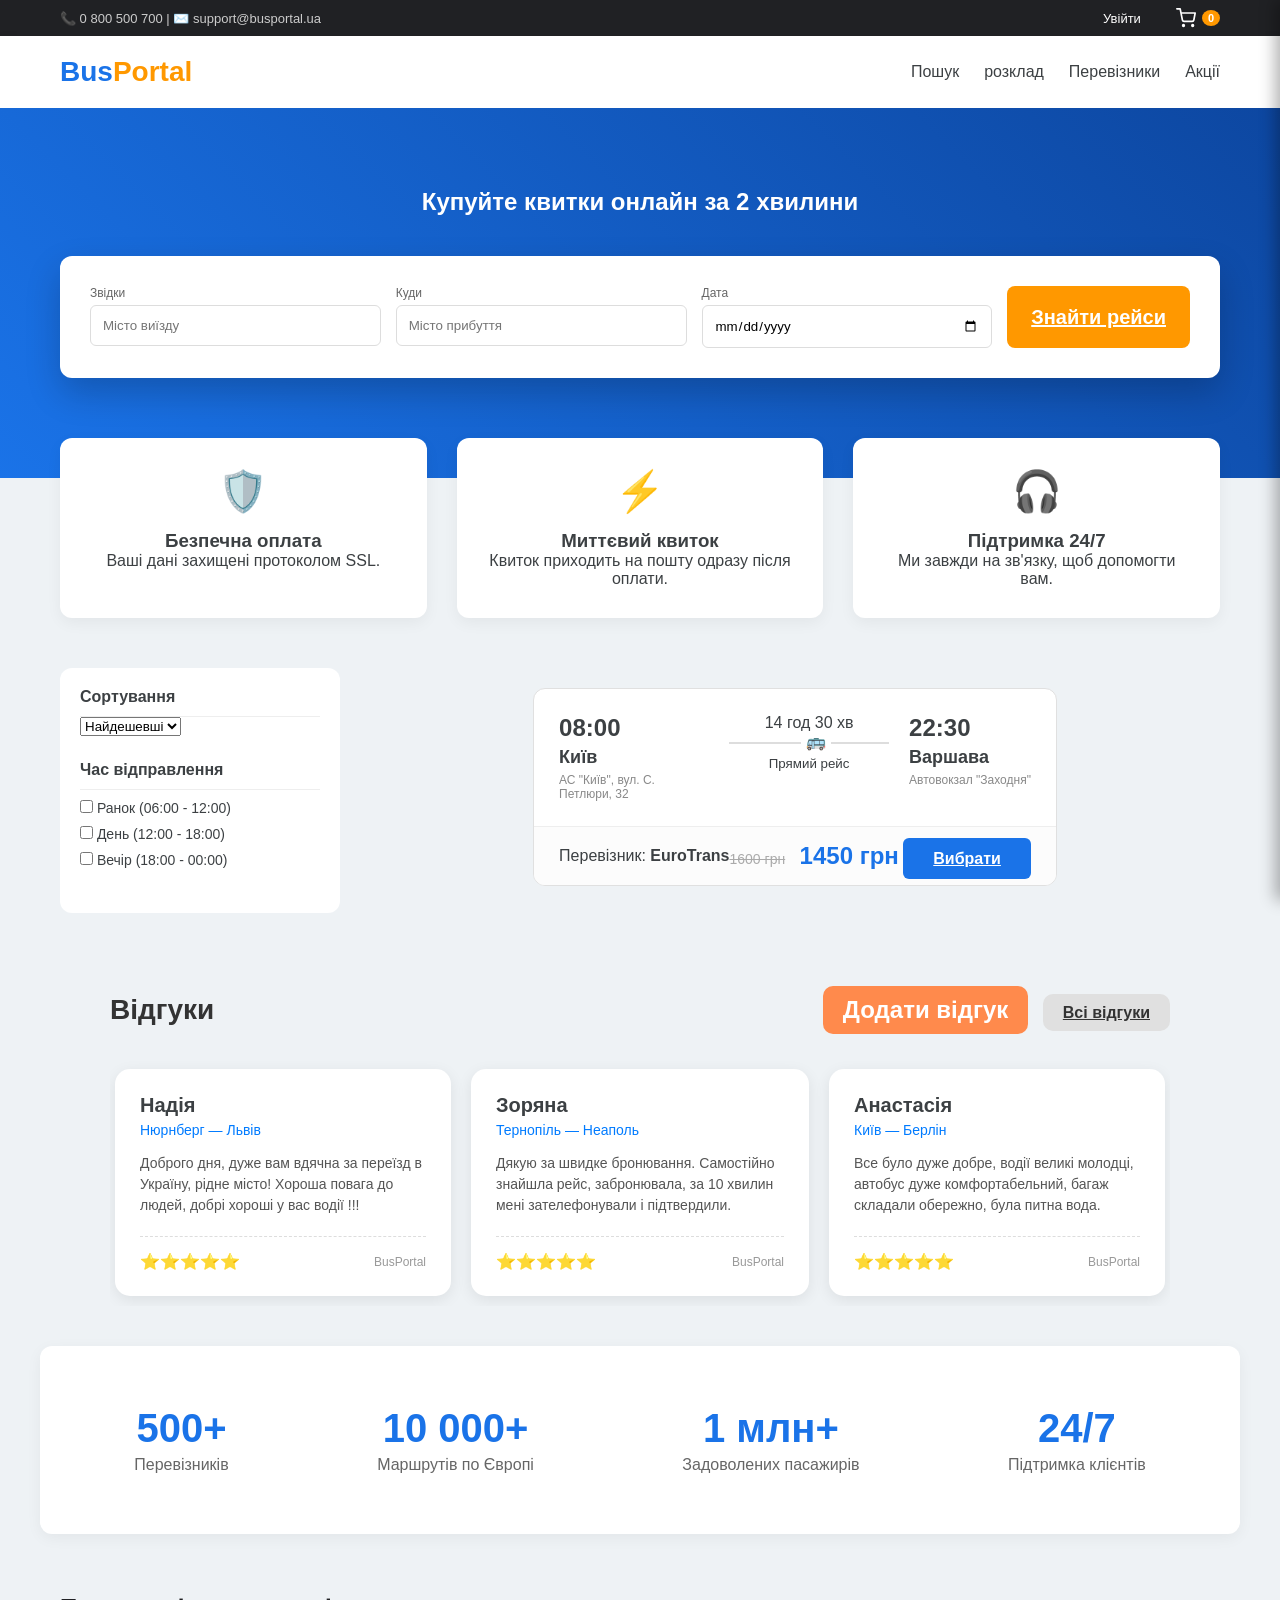
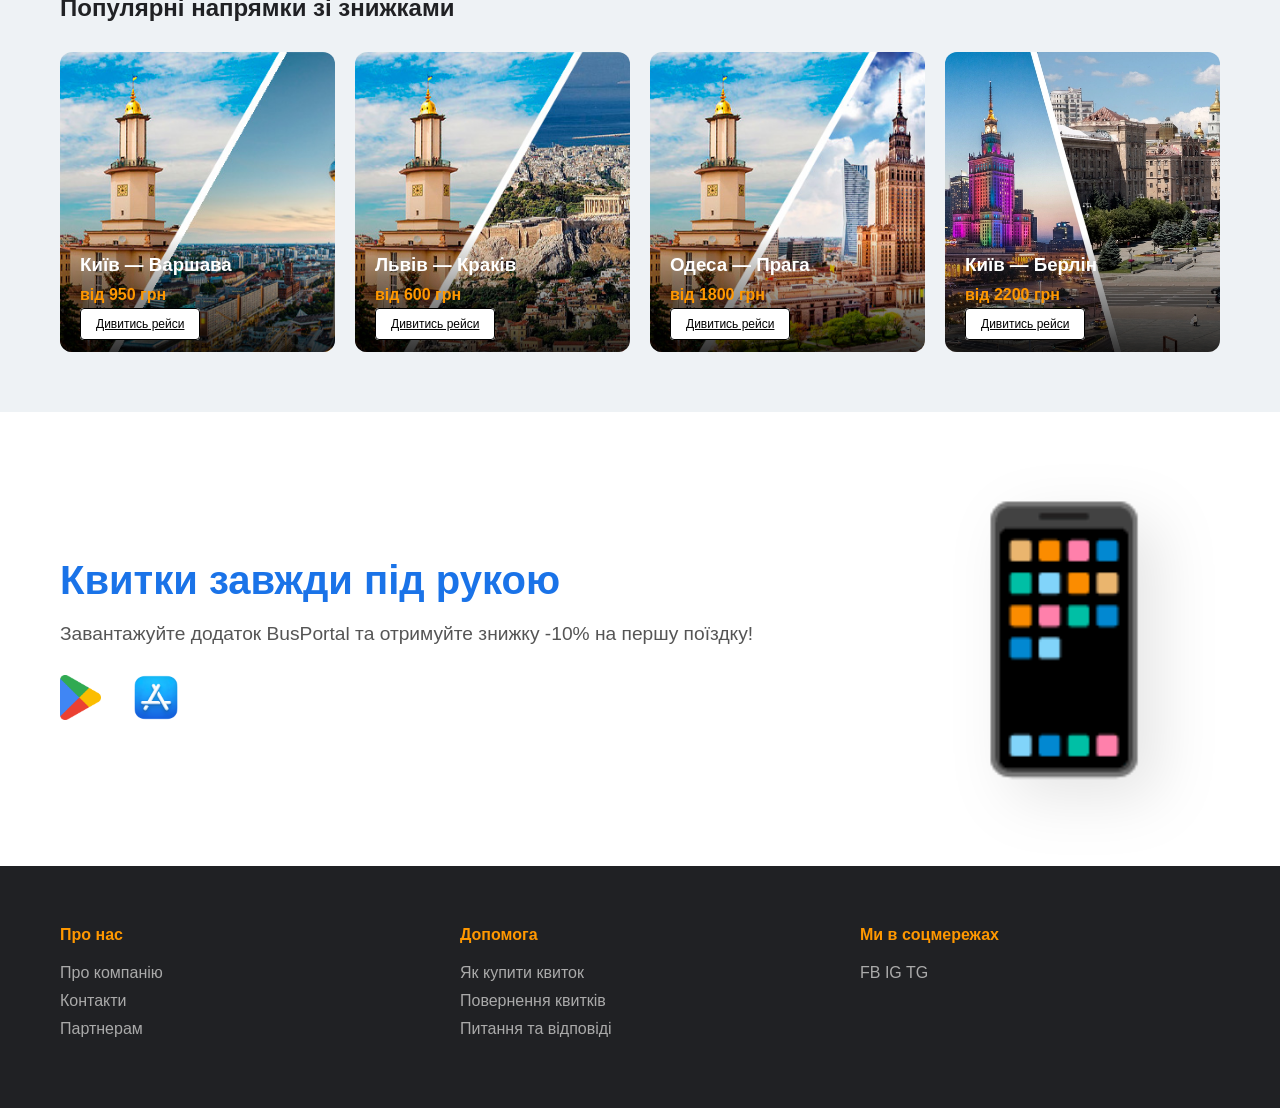
<file: index.html>
<!DOCTYPE html>
<html lang="en">
<head>
    <meta charset="UTF-8">
    <meta name="viewport" content="width=device-width, initial-scale=1.0">
    <title>Document</title>
<link rel="stylesheet" href="style.css">
<link rel="stylesheet" href="reisu.css">
</head>
<head>
    <meta charset="UTF-8">
    <meta name="viewport" content="width=device-width, initial-scale=1.0">
    <title>BusPortal — Квитки на автобус по Україні та Європі</title>
    <link rel="stylesheet" href="style.css">
</head>



<div id="login-window" class="modal">
    <div class="modal-content glass">
        <a href="#" class="close-btn">&#10005;</a>
        
        <div class="modal-header">
            <h2>Ласкаво просимо</h2>
            <p>Увійдіть у свій профіль</p>
        </div>

        <form class="auth-form">
            <div class="input-container">
                <input type="email" placeholder=" " id="email" required>
                <label for="email">Ваш Email</label>
            </div>
            
            <div class="input-container">
                <input type="password" placeholder=" " id="password" required>
                <label for="password">Пароль</label>
            </div>

            <button type="submit" class="auth-btn gradient-btn">Продовжити</button>
        </form>

        <footer class="modal-footer">
            <span>Немає акаунту?</span>
            <a href="#reg-window" class="switch-link">Зареєструватися</a>
        </footer>
    </div>
</div>

<div id="reg-window" class="modal">
    <div class="modal-content glass">
        <a href="#" class="close-btn">&#10005;</a>
        
        <div class="modal-header">
            <h2>Реєстрація</h2>
            <p>Створіть свій особистий кабінет</p>
        </div>

        <form class="auth-form">
            <div class="input-container">
                <input type="text" placeholder=" " id="name" required>
                <label for="name">Ваше ім'я</label>
            </div>
            
            <div class="input-container">
                <input type="email" placeholder=" " id="RegEmail" required>
                <label for="reg-email">Ваш Email</label>
            </div>
            
            <div class="input-container">
                <input type="password" placeholder=" " id="reg-password" required>
                <label for="reg-password">Придумайте пароль</label>
            </div>

            <button type="submit" class="auth-btn blue-btn">Створити акаунт</button>
        </form>

        <footer class="modal-footer">
            <span>Вже є акаунт?</span>
            <a href="#login-window" class="switch-link">Увійти</a>
        </footer>
    </div>
</div>


<div class="modal" id="profileModal">
    <div class="modal-content">
        <span class="close-btn-profile">&times;</span>
        <h2>Мій особистий кабінет</h2>
        
        <div class="tabs">
            <button class="active" onclick="openTab('tickets', this, event)">Квитки</button>
            <button onclick="openTab('settings', this, event)">Налаштування</button>
        </div>

        <div id="tickets" class="tab-content">
            <table class="tickets-table">
                <thead>
                    <tr>
                        <th>Маршрут</th>
                        <th>Дата</th>
                        <th>Статус</th>
                    </tr>
                </thead>
                <tbody>
                    <tr>
                        <td>Київ — Варшава</td>
                        <td>15.06.2026</td>
                        <td><span class="status-paid">Оплачено</span></td>
                    </tr>
                    <tr>
                        <td>Львів — Краків</td>
                        <td>20.06.2026</td>
                        <td><span class="status-pending">Очікує</span></td>
                    </tr>
                </tbody>
            </table>
        </div>

        <div id="settings" class="tab-content" style="display:none;">
            <div class="settings-container">
                <div class="setting-item">
                    <span>Сповіщення на пошту</span>
                    <label class="switch">
                        <input type="checkbox" checked>
                        <span class="toggle-slider"></span>
                    </label>
                </div>
                <div class="setting-item">
                    <span>Темна тема</span>
                    <label class="switch">
                        <input type="checkbox" id="themeToggle">
                        <span class="toggle-slider"></span>
                    </label>
                </div>
                <button class="save-btn" id="saveBtn">Зберегти зміни</button>
            </div>
        </div>
    </div>
</div>

<script>
function openTab(tabId) {
    document.querySelectorAll('.tab-content').forEach(t => t.style.display = 'none');
    document.getElementById(tabId).style.display = 'block';
}
</script>
<body>

 <div class="top-bar">
        <div class="container flex-between" style="display: flex; justify-content: space-between; align-items: center; width: 100%;">
            <div class="contacts">📞 0 800 500 700 | ✉️ support@busportal.ua</div>
            
            <div class="user-menu" style="display: flex; align-items: center; gap: 20px;">
                <a href="#login-window" class="open-btn" style="color: #ffffff; text-decoration: none;">Увійти</a>
                
                <a href="#" class="cart-btn" id="cartButton" style="display: 
                flex; align-items: center; gap: 6px; color: #ffffff; text-decoration: none;">
                    <svg xmlns="http://www.w3.org/2000/svg" width="20" height="20" viewBox="0 0 24 24" fill="none"
                     stroke="currentColor" stroke-width="2" stroke-linecap="round" stroke-linejoin="round">
                        <circle cx="9" cy="21" r="1"></circle>
                        <circle cx="20" cy="21" r="1"></circle>
                        <path d="M1 1h4l2.68 13.39a2 2 0 0 0 2 1.61h9.72a2 2 0 0 0 2-1.61L23 6H6"></path>
                    </svg>
                    <span class="cart-count" style="background-color: #ff9800; color: #ffffff; font-size:
                     11px; font-weight: bold; border-radius: 50%; padding: 2px 6px; min-width: 14px; text-align: center;">0</span>
                </a>
            </div>
        </div>
    </div>
    <header>
        <div class="container flex-between">
            <div class="logo">Bus<span>Portal</span></div>
            <nav>
                <ul>
                    <li><a href="https://city.dozor.tech/ua/uzhgorod/city">Пошук</a></li>
                    <div class="navigation-block">
    <a href="rozklad.html" class="main-button">
         розклад
    </a>
</div>
                    <li><a href="#dog">Перевізники</a></li>
                    <li><a href="znichki.html">Акції</a></li>
                </ul>
            </nav>
        </div>
    </header>

    <main>
        
        <section class="hero">
            <div class="container">
                <h1>Купуйте квитки онлайн за 2 хвилини</h1>
                <form class="search-engine">
           <form class="search-engine">
    <div class="input-group">
    <label>Звідки</label>
    <input id="from" type="text" placeholder="Місто виїзду" autocomplete="off">

    <div id="dropdown-from" class="custom-dropdown">
        <div class="dropdown-title">Популярні міста</div>
        <div class="dropdown-item" data-city="Київ">
            <span class="city">Київ</span> <span class="country">Україна</span>
        </div>
        <div class="dropdown-item" data-city="Львів">
            <span class="city">Львів</span> <span class="country">Україна</span>
        </div>
        <div class="dropdown-item" data-city="Одеса">
            <span class="city">Одеса</span> <span class="country">Україна</span>
        </div>
        <div class="dropdown-item" data-city="Ужгород">
            <span class="city">Ужгород</span> <span class="country">Україна</span>
        </div>
    </div>
</div> 

    <div class="input-group">
        <label>Куди</label>
        <input id="to" type="text" placeholder="Місто прибуття" autocomplete="off">

    <div id="dropdown-to" class="custom-dropdown">
        <div class="dropdown-title">Популярні міста</div>
        <div class="dropdown-item" data-city="Київ">
            <span class="city">Київ</span> <span class="country">Україна</span>
        </div>
        <div class="dropdown-item" data-city="Львів">
            <span class="city">Львів</span> <span class="country">Україна</span>
        </div>
        <div class="dropdown-item" data-city="Одеса">
            <span class="city">Одеса</span> <span class="country">Україна</span>
        </div>
        <div class="dropdown-item" data-city="Ужгород">
            <span class="city">Ужгород</span> <span class="country">Україна</span>
        </div>
    </div>
</div> 


    <div class="input-group">
        <label>Дата</label>
        <input id="date" type="date">
    </div>

    <a href="znaitu.html" class="btn-search">Знайти рейси</a>
</form>

<div class="results" id="results"></div>
                    

</form> <div class="results" id="results"></div>
            </div>
        </section>

        
        <section id="dog" class="benefits container">
            <div class="benefit-card">
                <div class="icon">🛡️</div>
                <h3>Безпечна оплата</h3>
                <p>Ваші дані захищені протоколом SSL.</p>
            </div>
            <div class="benefit-card">
                <div class="icon">⚡</div>
                <h3>Миттєвий квиток</h3>
                <p>Квиток приходить на пошту одразу після оплати.</p>
            </div>
            <div class="benefit-card">
                <div class="icon">🎧</div>
                <h3>Підтримка 24/7</h3>
                <p>Ми завжди на зв'язку, щоб допомогти вам.</p>
            </div>
        </section>

       
        <div class="content-grid container">
            <aside class="sidebar">
                <div class="filter-box">
                    <h4>Сортування</h4>
                    <select>
                        <option>Найдешевші</option>
                        <option>Найшвидші</option>
                    </select>
                </div>
                <div class="filter-box">
                    <h4>Час відправлення</h4>
                    <label><input type="checkbox"> Ранок (06:00 - 12:00)</label>
                    <label><input type="checkbox"> День (12:00 - 18:00)</label>
                    <label><input type="checkbox"> Вечір (18:00 - 00:00)</label>
                </div>
            </aside>
            
            <section class="results">
                <!-- Картка рейсу -->
                <div class="bus-card">
                    <div class="bus-info">
                        <div class="time-block">
                            <div class="time">08:00</div>
                            <div class="city">Київ</div>
                            <div class="station">АС "Київ", вул. С. Петлюри, 32</div>
                        </div>
                        <div class="duration-block">
                            <span>14 год 30 хв</span>
                            <div class="line"></div>
                            <small>Прямий рейс</small>
                        </div>
                        <div class="time-block">
                            <div class="time">22:30</div>
                            <div class="city">Варшава</div>
                            <div class="station">Автовокзал "Заходня"</div>
                        </div>
                    </div>
                    <div class="bus-footer">
                        <div class="carrier">Перевізник: <strong>EuroTrans</strong></div>
                        <div class="price-action">
                            <span class="old-price">1600 грн</span>
                            <span class="current-price">1450 грн</span>
                            <a href="perevichiki.html" class="btn-buy">Вибрати</a>
                        </div>
                    </div>
                </div>
            </section>
        </div>
    </main>
    <section class="reviews-section">
    <div class="reviews-header">
        <h2>Відгуки</h2>
        <div class="reviews-buttons">
    <button type="button" class="btn-add-review">Додати відгук</button>
    <a href="vidguk.html" class="btn-all-reviews">Всі відгуки</a>
</div>
    </div>

    <div class="slider-container">
        

        <div class="reviews-track">
            
            <div class="review-card">
                <h3>Надія</h3>
                <p class="route">Нюрнберг — Львів</p>
                <p class="review-text">Доброго дня, дуже вам вдячна за переїзд в Україну, рідне місто! Хороша повага до людей, добрі хороші у вас водії !!!</p>
                <div class="card-footer">
                    <div class="stars">⭐⭐⭐⭐⭐</div>
                    <span class="brand-name">BusPortal</span>
                </div>
            </div>

            <div class="review-card">
                <h3>Зоряна</h3>
                <p class="route">Тернопіль — Неаполь</p>
                <p class="review-text">Дякую за швидке бронювання. Самостійно знайшла рейс, забронювала, за 10 хвилин мені зателефонували і підтвердили.</p>
                <div class="card-footer">
                    <div class="stars">⭐⭐⭐⭐⭐</div>
                    <span class="brand-name">BusPortal</span>
                </div>
            </div>

            <div class="review-card">
                <h3>Анастасія</h3>
                <p class="route">Київ — Берлін</p>
                <p class="review-text">Все було дуже добре, водії великі молодці, автобус дуже комфортабельний, багаж складали обережно, була питна вода.</p>
                <div class="card-footer">
                    <div class="stars">⭐⭐⭐⭐⭐</div>
                    <span class="brand-name">BusPortal</span>
                </div>
            </div>

        </div>

</section>

<section class="trust-stats container">
    <div class="stat-item">
        <span class="stat-number">500+</span>
        <p>Перевізників</p>
    </div>
    <div class="stat-item">
        <span class="stat-number">10 000+</span>
        <p>Маршрутів по Європі</p>
    </div>
    <div class="stat-item">
        <span class="stat-number">1 млн+</span>
        <p>Задоволених пасажирів</p>
    </div>
    <div class="stat-item">
        <span class="stat-number">24/7</span>
        <p>Підтримка клієнтів</p>
    </div>
</section>

<section class="top-destinations container">
    <h2>Популярні напрямки зі знижками</h2>
    <div class="destinations-grid">
        <div class="dest-card" style="background-image: url('img/berlin.jpg');">
            <div class="dest-overlay">
                <h3>Київ — Варшава</h3>
                <span class="price-tag">від 950 грн</span>
                <a href="znichki.html" class="btn-sm"> Дивитись рейси</a>
            </div>
        </div>
        <div class="dest-card" style="background-image: url('img/klaypeda-afiny.jpg');">
            <div class="dest-overlay">
                <h3>Львів — Краків</h3>
                <span class="price-tag">від 600 грн</span>
                <a href="znichki.html" class="btn-sm"> Дивитись рейси</a>
            </div>
        </div>
        <div class="dest-card" style="background-image: url('img/Варшава\ Краков.jpg');">
            <div class="dest-overlay">
                <h3>Одеса — Прага</h3>
                <span class="price-tag">від 1800 грн</span>
                <a href="znichki.html" class="btn-sm"> Дивитись рейси</a>
            </div>
        </div>
        <div class="dest-card" style="background-image: url('img/Київ-Варшава.jpeg');">
            <div class="dest-overlay">
                <h3>Київ — Берлін</h3>
                <span class="price-tag">від 2200 грн</span>
                <a href="znichki.html" class="btn-sm"> Дивитись рейси</a>
            </div>
        </div>
    </div>
</section>


<section class="app-promo">
    <div class="container promo-flex">
        <div class="promo-text">
            <h2>Квитки завжди під рукою</h2>
            <p>Завантажуйте додаток BusPortal та отримуйте знижку -10% на першу поїздку!</p>
            <div class="app-buttons">
                <img src="img/google play logo.png" alt="Google Play" height="45">
                <img src="img/App-Store-Logo-2020.png" alt="App Store" height="45">
            </div>
        </div>
        <div class="promo-image">
            
            <div class="phone-mockup">📱</div>
        </div>
    </div>
</section>
    <footer>
        <div class="container footer-grid">
            <div class="footer-col">
                <h4>Про нас</h4>
                <ul>
                    <li><a href="footer.html">Про компанію</a></li>
                    <li><a href="footer.html">Контакти</a></li>
                    <li><a href="footer.html">Партнерам</a></li>
                </ul>
            </div>
            <div class="footer-col">
                <h4>Допомога</h4>
                <ul>
                    <li><a href="footer.html">Як купити квиток</a></li>
                    <li><a href="footer.html">Повернення квитків</a></li>
                    <li><a href="footer.html">Питання та відповіді</a></li>
                </ul>
            </div>
            <div class="footer-col">
                <h4>Ми в соцмережах</h4>
                <div class="social-links">
                    <a href="https://www.facebook.com/groups/359028438390315/">FB</a> <a href="https://www.instagram.com/bustrans_ua/">IG</a> <a href="https://t.me/s/infobus_eu">TG</a>
                </div>
            </div>
        </div>
    </footer>
    <div class="modal" id="reviewModal" style="display: none;">
    <div class="modal-content">
        <span class="close-btn">&times;</span>
        <h2>Залишити відгук</h2>
        <form>
            <input type="text" placeholder="Ваше ім'я" required>
            <input type="text" placeholder="Маршрут" required>
            <textarea placeholder="Ваш відгук..." rows="4" required></textarea>
            <button type="submit" class="btn-add-review">Надіслати</button>
        </form>
    </div>
</div>
<div class="cart-overlay" id="cartOverlay"></div>

<div class="cart-sidebar" id="cartSidebar">
    <div class="cart-sidebar-header">
        <h2>Кошик замовлень</h2>
        <button class="close-cart-btn" id="closeCartBtn">&times;</button>
    </div>

    <div class="cart-sidebar-content" id="cart-items-container"></div>
        
        
        <div id="cart-items">
            
   </div>

<div class="cart-total">
    До сплати: <span id="total-sum">0 грн</span>
</div>
<button class="clear-cart-btn" onclick="clearCart()">Очистити кошик</button>
        <a href="oplata.html" class="checkout-btn">Оформити замовлення</a>
    </div>
</div>
    <script src="script.js"></script>
</body>
</html>
</file>
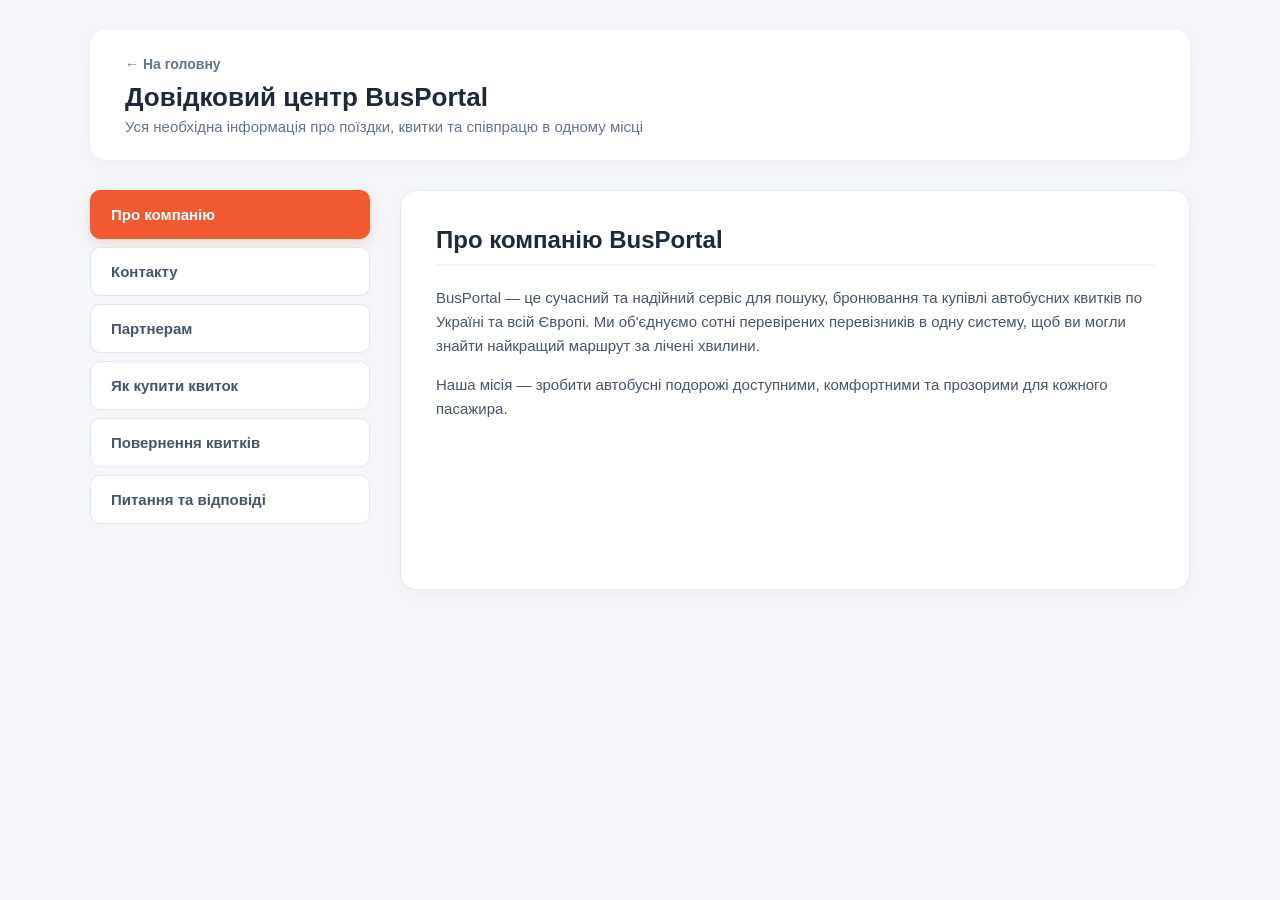
<file: footer.html>
<!DOCTYPE html>
<html lang="uk">
<head>
    <meta charset="UTF-8">
    <meta name="viewport" content="width=device-width, initial-scale=1.0">
    <title>Довідковий центр — BusPortal</title>
    <link rel="stylesheet" href="footer.css">
</head>
<body>

    <div class="info-page-wrapper">
        <header class="info-header">
            <a href="index.html" class="btn-to-home">← На головну</a>
            <h1>Довідковий центр BusPortal</h1>
            <p>Уся необхідна інформація про поїздки, квитки та співпрацю в одному місці</p>
        </header>

        <div class="info-main-content">
            <nav class="info-sidebar">
                <button class="tab-btn active" data-tab="about">Про компанію</button>
                <button class="tab-btn" data-tab="contacts">Контакту</button>
                <button class="tab-btn" data-tab="partners">Партнерам</button>
                <button class="tab-btn" data-tab="how-to-buy">Як купити квиток</button>
                <button class="tab-btn" data-tab="refunds">Повернення квитків</button>
                <button class="tab-btn" data-tab="faq">Питання та відповіді</button>
            </nav>

            <section class="info-text-container">
                
                <div class="tab-content active" id="about">
                    <h2>Про компанію BusPortal</h2>
                    <p>BusPortal — це сучасний та надійний сервіс для пошуку, бронювання та купівлі автобусних квитків по Україні та всій Європі. Ми об'єднуємо сотні перевірених перевізників в одну систему, щоб ви могли знайти найкращий маршрут за лічені хвилини.</p>
                    <p>Наша місія — зробити автобусні подорожі доступними, комфортними та прозорими для кожного пасажира.</p>
                </div>

                <div class="tab-content" id="contacts">
                    <h2>Контакти</h2>
                    <p>Наша служба підтримки працює щодня, щоб допомагати вам вирішувати будь-які питання щодо поїздок.</p>
                    <div class="contact-details">
                        <p>📞 <strong>Телефон гарячої лінії:</strong> 0 800 500 600 (безкоштовно по Україні)</p>
                        <p>✉️ <strong>Email для звернень:</strong> support@busportal.ua</p>
                        <p>📍 <strong>Головний офіс:</strong> м. Київ, вул. Євгена Петрушевича, 32</p>
                        <p>⏰ <strong>Графік роботи:</strong> Пн-Нд з 08:00 до 22:00</p>
                    </div>
                </div>

                <div class="tab-content" id="partners">
                    <h2>Співпраця для перевізників</h2>
                    <p>Маєте власний автопарк та хочете збільшити кількість пасажирів? Приєднуйтесь до платформи BusPortal!</p>
                    <h3>Що ми пропонуємо:</h3>
                    <ul>
                        <li>Широку аудиторію та стабільний потік онлайн-продажів.</li>
                        <li>Зручний особистий кабінет для керування розкладом і рейсами.</li>
                        <li>Цілодобову підтримку ваших пасажирів нашими операторами.</li>
                    </ul>
                    <p>Для подачі заявки на інтеграцію пишіть на: <strong>partners@busportal.ua</strong></p>
                </div>

                <div class="tab-content" id="how-to-buy">
                    <h2>Інструкція: Як купити квиток</h2>
                    <ol class="step-list">
                        <li><strong>Знайдіть рейс:</strong> Вкажіть міста відправлення та прибуття, а також бажану дату на головній сторінці.</li>
                        <li><strong>Оберіть варіант:</strong> Порівняйте ціни, час у дорозі та умови перевізників і натисніть кнопку «Вибрати».</li>
                        <li><strong>Заповніть дані:</strong> Введіть ім'я, прізвище та контактний номер телефону пасажира.</li>
                        <li><strong>Оплатіть або забронюйте:</strong> Оплатіть квиток карткою або скористайтеся послугою бронювання (за наявності). Квиток надійде на ваш email.</li>
                    </ol>
                </div>
<div class="tab-content" id="refunds">
                    <h2>Правила повернення квитків</h2>
                    <p>Якщо ваші плани змінилися, ви можете легко повернути квиток через наш сервіс.</p>
                    <p>Сума повернення коштів залежить від часу, що залишився до відправлення автобуса (згідно з правилами перевізників):</p>
                    <ul>
                        <li><strong>Більше 24 годин до рейсу:</strong> повертається до 80-90% від вартості квитка.</li>
                        <li><strong>Від 24 до 2 годин до рейсу:</strong> повертається до 50% від вартості квитка.</li>
                        <li><strong>Менше 2 годин або після відправлення:</strong> кошти, на жаль, не повертаються.</li>
                    </ul>
                </div>

                <div class="tab-content" id="faq">
                    <h2>Питання та відповіді (FAQ)</h2>
                    <div class="faq-item">
                        <h4>Чи потрібно роздруковувати електронний квиток?</h4>
                        <p>У більшості випадків достатньо показати квиток на екрані смартфона. Проте, якщо перевізник вимагає друковану версію, про це обов'язково буде вказано в самому квитку.</p>
                    </div>
                    <div class="faq-item">
                        <h4>Що робити, якщо я запізнююся на рейс?</h4>
                        <p>Автобус відправляється чітко за розкладом. Якщо ви розумієте, що запізнюєтеся, терміново зв'яжіться з водієм за номером, вказаним у квитку, або з нашою підтримкою.</p>
                    </div>
                    <div class="faq-item">
                        <h4>Чи входить багаж у вартість квитка?</h4>
                        <p>Зазвичай у вартість входить 1 місце ручної поклажі та 1 велика валіза в багажне відділення. Додатковий багаж оплачується водію при посадці за тарифами перевізника.</p>
                    </div>
                </div>

            </section>
        </div>
    </div>

    <script src="info.js"></script>
</body>
</html>
</file>
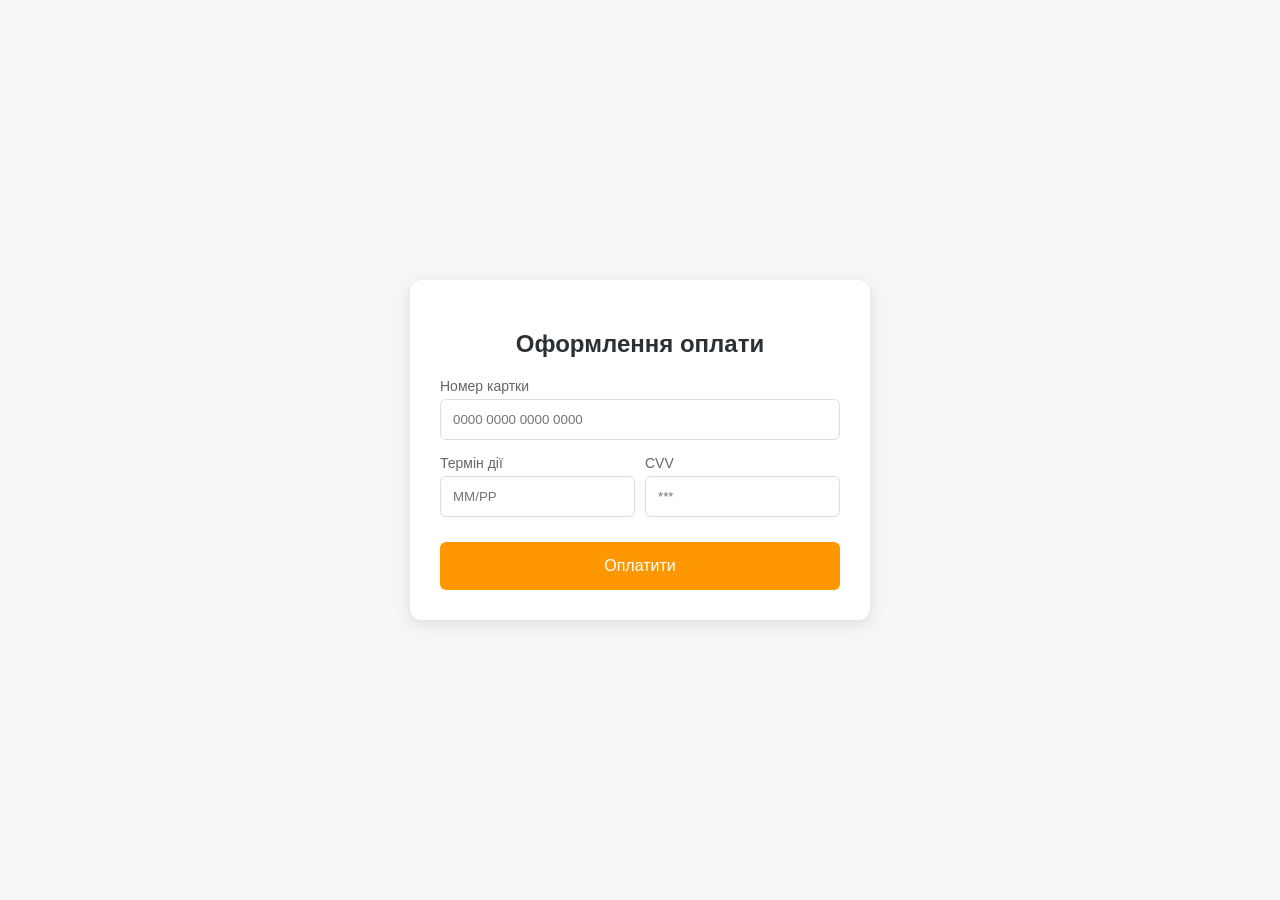
<file: oplata.html>
<!DOCTYPE html>
<html lang="uk">
<head>
    <meta charset="UTF-8">
    <title>Оплата квитка</title>
    <link rel="stylesheet" href="oplata.css">
</head>
<body>
    <div class="payment-container">
        <h2>Оформлення оплати</h2>
        <form id="payment-form">
            <div class="input-group">
                <label>Номер картки</label>
                <input type="text" placeholder="0000 0000 0000 0000" required>
            </div>
            <div class="row">
                <div class="input-group">
                    <label>Термін дії</label>
                    <input type="text" placeholder="ММ/РР" required>
                </div>
                <div class="input-group">
                    <label>CVV</label>
                    <input type="password" placeholder="***" required>
                </div>
            </div>
            <button type="submit" class="pay-btn">Оплатити</button>
        </form>
    </div>
    <script src="oplata.js"></script>
</body>
</html>
</file>
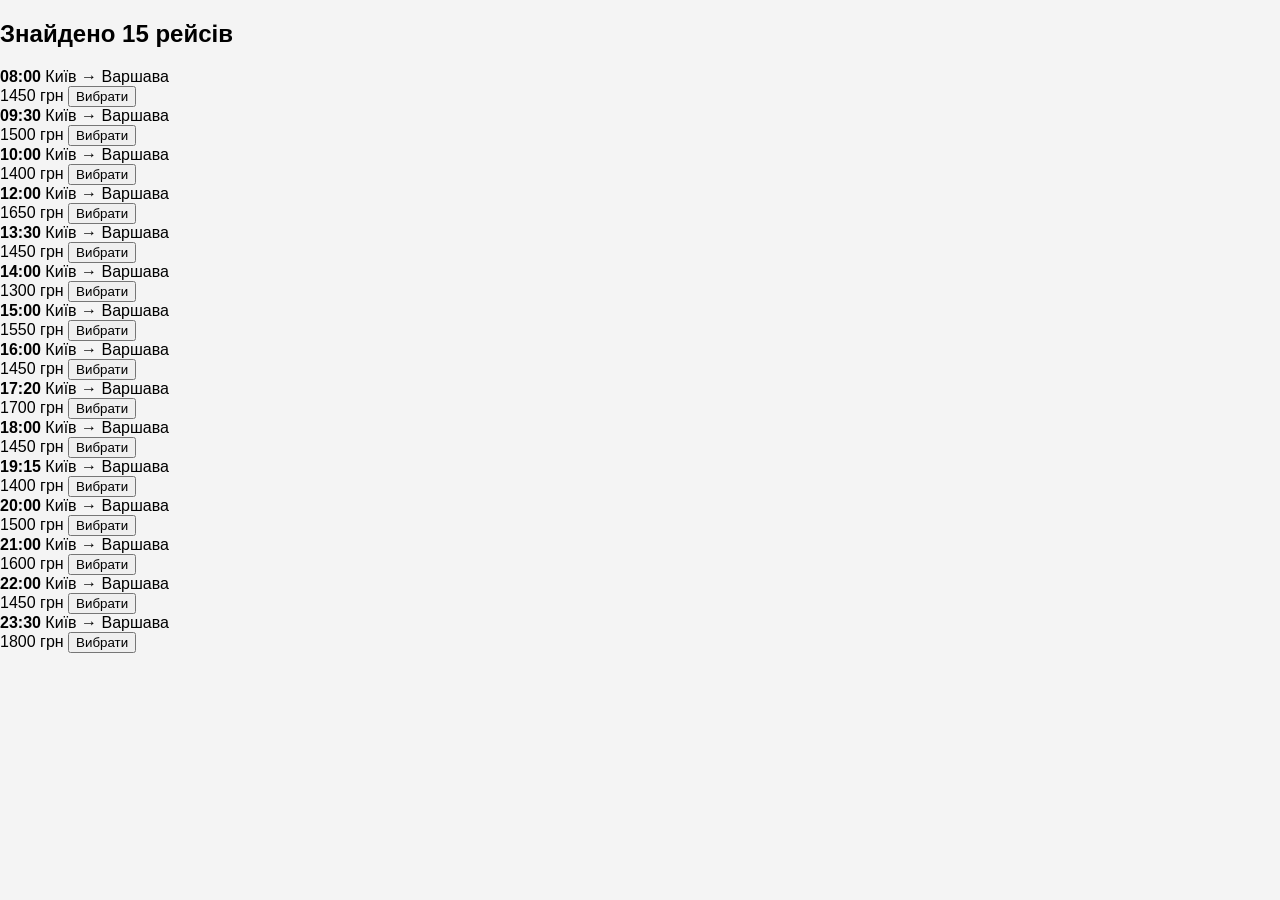
<file: reisu.html>
<!DOCTYPE html>
<html lang="uk">
<head>
    <meta charset="UTF-8">
    <title>Доступні рейси</title>
    <link rel="stylesheet" href="reisu.css">
</head>
<body>
    <div class="container">
        <h2>Знайдено 15 рейсів</h2>
        
        <div class="bus-card">
            <div class="info"><strong>08:00</strong> Київ → Варшава</div>
            <div class="price">1450 грн <button>Вибрати</button></div>
        </div>
        <div class="bus-card"><div class="info"><strong>09:30</strong> Київ → Варшава</div><div class="price">1500 грн <button>Вибрати</button></div></div>
        <div class="bus-card"><div class="info"><strong>10:00</strong> Київ → Варшава</div><div class="price">1400 грн <button>Вибрати</button></div></div>
        <div class="bus-card"><div class="info"><strong>12:00</strong> Київ → Варшава</div><div class="price">1650 грн <button>Вибрати</button></div></div>
        <div class="bus-card"><div class="info"><strong>13:30</strong> Київ → Варшава</div><div class="price">1450 грн <button>Вибрати</button></div></div>
        <div class="bus-card"><div class="info"><strong>14:00</strong> Київ → Варшава</div><div class="price">1300 грн <button>Вибрати</button></div></div>
        <div class="bus-card"><div class="info"><strong>15:00</strong> Київ → Варшава</div><div class="price">1550 грн <button>Вибрати</button></div></div>
        <div class="bus-card"><div class="info"><strong>16:00</strong> Київ → Варшава</div><div class="price">1450 грн <button>Вибрати</button></div></div>
        <div class="bus-card"><div class="info"><strong>17:20</strong> Київ → Варшава</div><div class="price">1700 грн <button>Вибрати</button></div></div>
        <div class="bus-card"><div class="info"><strong>18:00</strong> Київ → Варшава</div><div class="price">1450 грн <button>Вибрати</button></div></div>
        <div class="bus-card"><div class="info"><strong>19:15</strong> Київ → Варшава</div><div class="price">1400 грн <button>Вибрати</button></div></div>
        <div class="bus-card"><div class="info"><strong>20:00</strong> Київ → Варшава</div><div class="price">1500 грн <button>Вибрати</button></div></div>
        <div class="bus-card"><div class="info"><strong>21:00</strong> Київ → Варшава</div><div class="price">1600 грн <button>Вибрати</button></div></div>
        <div class="bus-card"><div class="info"><strong>22:00</strong> Київ → Варшава</div><div class="price">1450 грн <button>Вибрати</button></div></div>
        <div class="bus-card"><div class="info"><strong>23:30</strong> Київ → Варшава</div><div class="price">1800 грн <button>Вибрати</button></div></div>
    </div>
</body>
</html>
</file>
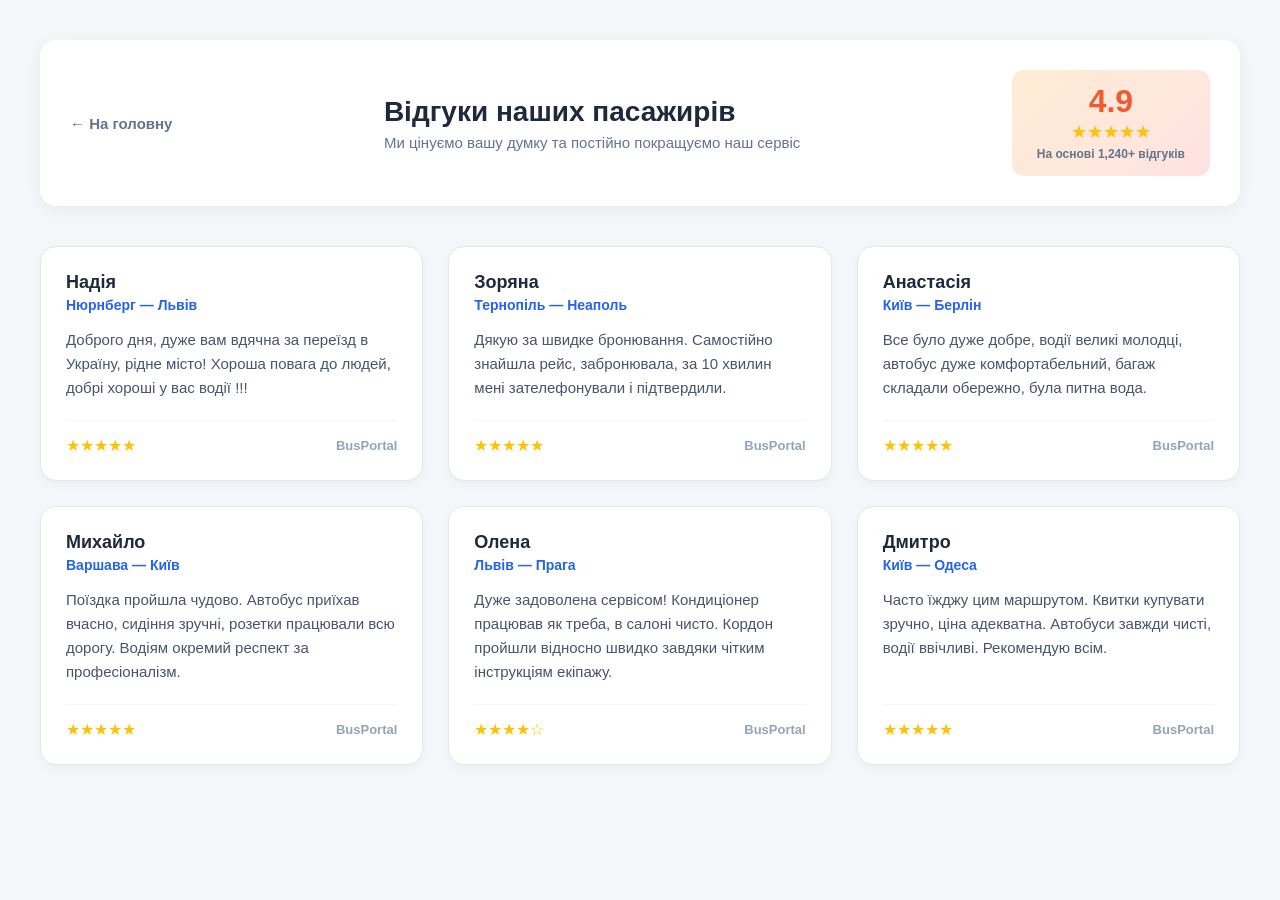
<file: vidguk.html>
<!DOCTYPE html>
<html lang="uk">
<head>
    <meta charset="UTF-8">
    <meta name="viewport" content="width=device-width, initial-scale=1.0">
    <title>Всі відгуки — BusPortal</title>
    <link rel="stylesheet" href="vidguk.css">
</head>
<body>

    <main class="reviews-page-container">
        <header class="reviews-page-header">
            <a href="index.html" class="btn-back-home">← На головну</a>
            <div class="header-main-info">
                <h1>Відгуки наших пасажирів</h1>
                <p class="reviews-subtitle">Ми цінуємо вашу думку та постійно покращуємо наш сервіс</p>
            </div>
            
            <div class="reviews-stats">
                <div class="rating-number">4.9</div>
                <div class="rating-stars">★★★★★</div>
                <div class="rating-count">На основі 1,240+ відгуків</div>
            </div>
        </header>

        <section class="reviews-grid">
            
            <div class="review-page-card">
                <div class="card-header-info">
                    <h3>Надія</h3>
                    <p class="review-route">Нюрнберг — Львів</p>
                </div>
                <p class="review-card-text">Доброго дня, дуже вам вдячна за переїзд в Україну, рідне місто! Хороша повага до людей, добрі хороші у вас водії !!!</p>
                <div class="card-footer-info">
                    <div class="stars">★★★★★</div>
                    <span class="brand-name">BusPortal</span>
                </div>
            </div>

            <div class="review-page-card">
                <div class="card-header-info">
                    <h3>Зоряна</h3>
                    <p class="review-route">Тернопіль — Неаполь</p>
                </div>
                <p class="review-card-text">Дякую за швидке бронювання. Самостійно знайшла рейс, забронювала, за 10 хвилин мені зателефонували і підтвердили.</p>
                <div class="card-footer-info">
                    <div class="stars">★★★★★</div>
                    <span class="brand-name">BusPortal</span>
                </div>
            </div>

            <div class="review-page-card">
                <div class="card-header-info">
                    <h3>Анастасія</h3>
                    <p class="review-route">Київ — Берлін</p>
                </div>
                <p class="review-card-text">Все було дуже добре, водії великі молодці, автобус дуже комфортабельний, багаж складали обережно, була питна вода.</p>
                <div class="card-footer-info">
                    <div class="stars">★★★★★</div>
                    <span class="brand-name">BusPortal</span>
                </div>
            </div>

            <div class="review-page-card">
                <div class="card-header-info">
                    <h3>Михайло</h3>
                    <p class="review-route">Варшава — Київ</p>
                </div>
                <p class="review-card-text">Поїздка пройшла чудово. Автобус приїхав вчасно, сидіння зручні, розетки працювали всю дорогу. Водіям окремий респект за професіоналізм.</p>
                <div class="card-footer-info">
                    <div class="stars">★★★★★</div>
                    <span class="brand-name">BusPortal</span>
                </div>
            </div>

            <div class="review-page-card">
                <div class="card-header-info">
                    <h3>Олена</h3>
                    <p class="review-route">Львів — Прага</p>
                </div>
                <p class="review-card-text">Дуже задоволена сервісом! Кондиціонер працював як треба, в салоні чисто. Кордон пройшли відносно швидко завдяки чітким інструкціям екіпажу.</p>
                <div class="card-footer-info">
                    <div class="stars">★★★★☆</div>
                    <span class="brand-name">BusPortal</span>
                </div>
            </div>
<div class="review-page-card">
                <div class="card-header-info">
                    <h3>Дмитро</h3>
                    <p class="review-route">Київ — Одеса</p>
                </div>
                <p class="review-card-text">Часто їжджу цим маршрутом. Квитки купувати зручно, ціна адекватна. Автобуси завжди чисті, водії ввічливі. Рекомендую всім.</p>
                <div class="card-footer-info">
                    <div class="stars">★★★★★</div>
                    <span class="brand-name">BusPortal</span>
                </div>
            </div>

        </section>
    </main>

</body>
</html>
</file>
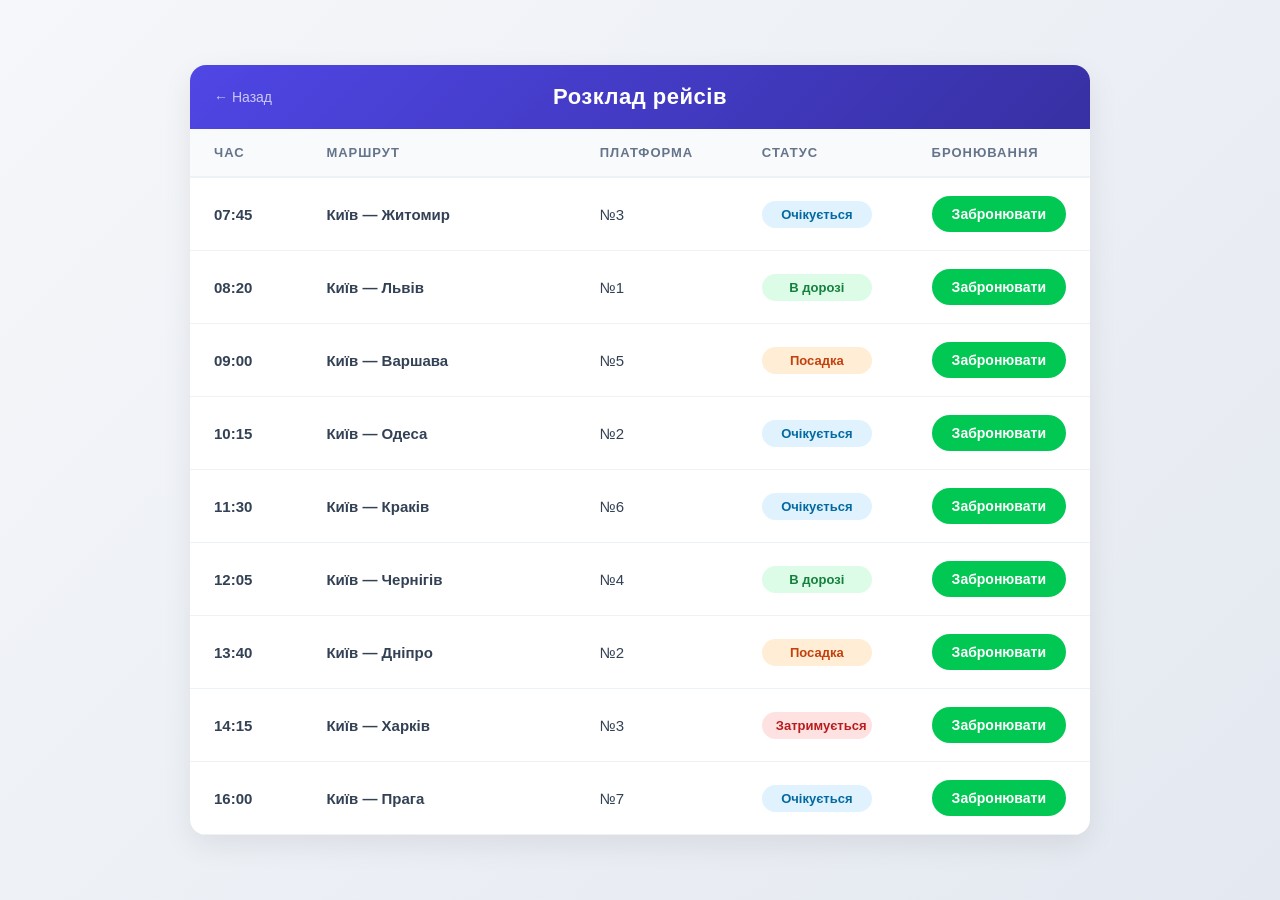
<file: znaitu.html>
<!DOCTYPE html>
<html lang="uk">
<head>
    <meta charset="UTF-8">
    <meta name="viewport" content="width=device-width, initial-scale=1.0">
    <title>Розклад рейсів</title>
    <link rel="stylesheet" href="znaitu.css">
</head>
<body>

    <div class="schedule-container">
        <div class="schedule-header">
            <a href="index.html" class="back-btn">← Назад</a>
            <div class="schedule-title">Розклад рейсів</div>
        </div>

        <table class="schedule-table">
            <thead>
                <tr>
                    <th style="width: 15%">Час</th>
                    <th style="width: 45%">Маршрут</th>
                    <th style="width: 20%">Платформа</th>
                    <th style="width: 20%">Статус</th>
                    <th>Бронювання</th>
                </tr>
            </thead>
            <tbody>
                <tr>
                    <td class="col-time">07:45</td>
                    <td class="col-route">Київ — Житомир</td>
                    <td class="col-platform">№3</td>
                    <td class="col-status"><span class="status-badge status-waiting">Очікується</span></td>
                    <td>
        <button class="book-btn" onclick="bookSeat(this)">
            Забронювати
        </button>
    </td>
</tr>
                </tr>
           <tr>
    <td class="col-time">08:20</td>
    <td class="col-route">Київ — Львів</td>
    <td class="col-platform">№1</td>
    <td class="col-status">
        <span class="status-badge status-enroute">В дорозі</span>
    </td>

    <td>
        <button class="book-btn" onclick="bookSeat(this)">
            Забронювати
        </button>
    </td>
</tr>
                </tr>
                <tr>
                    <td class="col-time">09:00</td>
                    <td class="col-route">Київ — Варшава</td>
                    <td class="col-platform">№5</td>
                    <td class="col-status"><span class="status-badge status-boarding">Посадка</span></td>
                    <td>
        <button class="book-btn" onclick="bookSeat(this)">
            Забронювати
        </button>
    </td>
</tr>
                </tr>
                <tr>
                    <td class="col-time">10:15</td>
                    <td class="col-route">Київ — Одеса</td>
                    <td class="col-platform">№2</td>
                    <td class="col-status"><span class="status-badge status-waiting">Очікується</span></td>
                    <td>
        <button class="book-btn" onclick="bookSeat(this)">
            Забронювати
        </button>
    </td>
</tr>
                </tr>
                <tr>
                    <td class="col-time">11:30</td>
                    <td class="col-route">Київ — Краків</td>
                    <td class="col-platform">№6</td>
                    <td class="col-status"><span class="status-badge status-waiting">Очікується</span></td>
                    <td>
        <button class="book-btn" onclick="bookSeat(this)">
            Забронювати
        </button>
    </td>
</tr>
                </tr>
                <tr>
                    <td class="col-time">12:05</td>
                    <td class="col-route">Київ — Чернігів</td>
                    <td class="col-platform">№4</td>
                    <td class="col-status"><span class="status-badge status-enroute">В дорозі</span></td>
                    <td>
        <button class="book-btn" onclick="bookSeat(this)">
            Забронювати
        </button>
    </td>
</tr>
                </tr>
                <tr>
                    <td class="col-time">13:40</td>
                    <td class="col-route">Київ — Дніпро</td>
                    <td class="col-platform">№2</td>
                    <td class="col-status"><span class="status-badge status-boarding">Посадка</span></td>
                    <td>
        <button class="book-btn" onclick="bookSeat(this)">
            Забронювати
        </button>
    </td>
</tr>
                </tr>
                <tr>
                    <td class="col-time">14:15</td>
                    <td class="col-route">Київ — Харків</td>
                    <td class="col-platform">№3</td>
                    <td class="col-status"><span class="status-badge status-delayed">Затримується</span></td>
                    <td>
        <button class="book-btn" onclick="bookSeat(this)">
            Забронювати
        </button>
    </td>
</tr>
                </tr>
                <tr>
                    <td class="col-time">16:00</td>
                    <td class="col-route">Київ — Прага</td>
                    <td class="col-platform">№7</td>
                    <td class="col-status"><span class="status-badge status-waiting">Очікується</span></td>
                    <td>
        <button class="book-btn" onclick="bookSeat(this)">
            Забронювати
        </button>
    </td>
</tr>
                </tr>
            </tbody>
        </table>
    </div>
<script>

function bookSeat(button) {
    // 1. Блокуємо кнопку, щоб не було дублів
    button.disabled = true;
    button.innerText = "Успішно заброньовано";

    // 2. Знаходимо дані
    const row = button.closest('tr');
    const route = row.querySelector('.col-route').textContent.trim();
    const time = row.querySelector('.col-time').textContent.trim();

    // 3. Розрахунок ціни (ТІЛЬКИ ЧИСЛА!)
    let price = 1450; 
    if (route.includes("Житомир")) price = 350;
    if (route.includes("Львів")) price = 800;
    if (route.includes("Чернігів")) price = 400;

    // 4. Створюємо об'єкт (важливо: ціна без тексту "грн")
    const ticket = {
        route: route,
        time: time,
        price: Number(price), 
        date: "Сьогодні",
        isDiscount: false
    };

    // 5. Викликаємо додавання
    addToCart(ticket);
}

    if (typeof updateCartUI === 'function') {
        updateCartUI();
    }
    
</script>
<script src="script.js"></script>
</body>
</html>
</file>
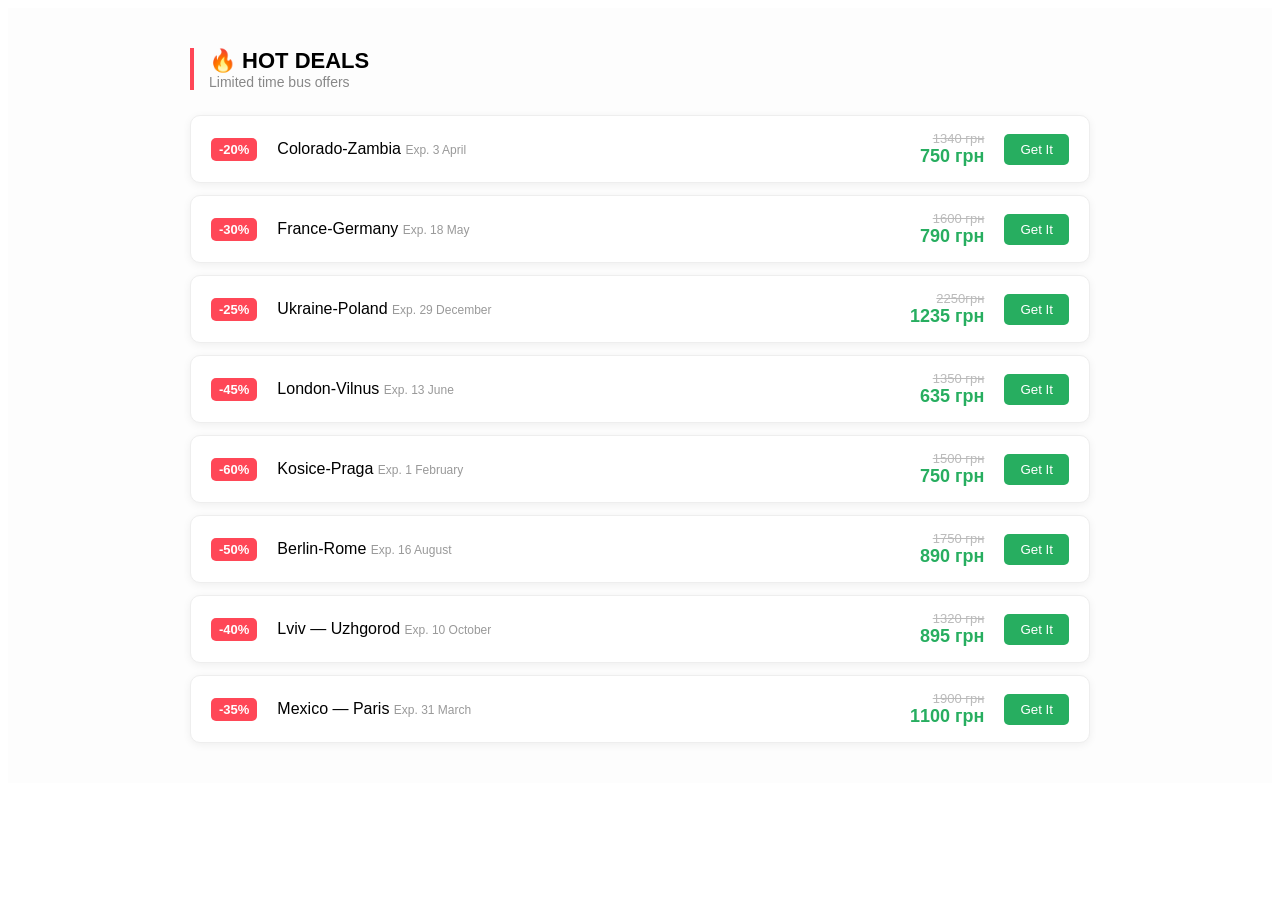
<file: znichki.html>
<!DOCTYPE html>
<html lang="uk">
<head>
    <meta charset="UTF-8">
    <meta name="viewport" content="width=device-width, initial-scale=1.0">
    <link rel="stylesheet" href="znichki.css">
    <title>Знижки</title>
</head>
<body>
<section class="bus-deals-mini">
    <div class="deals-container">
        <div class="deals-header">
            <h2>🔥 Hot Deals</h2>
            <p>Limited time bus offers</p>
        </div>

        <div class="deals-grid">
            <div class="deal-item">
    <div class="deal-tag">-20%</div>
    <div class="deal-info">
        <span class="deal-title">Colorado-Zambia</span> <span class="deal-date">Exp. 3 April</span>
    </div>
    
    <div class="deal-price">
        <span class="old">1340 грн</span>
        <span class="new">750 грн</span> </div>

    <button class="buy-btn" onclick="addToCart({route: 'Colorado-Zambia', price:750, date: '3 April', isDiscount: true})">Get It</button>
</div>
           <div class="deals-grid">
            <div class="deal-item">
    <div class="deal-tag">-30%</div>
    <div class="deal-info">
        <span class="deal-title">France-Germany</span> <span class="deal-date">Exp. 18 May</span>
    </div>
    
    <div class="deal-price">
        <span class="old">1600 грн</span>
        <span class="new">790 грн</span> </div>

    <button class="buy-btn" onclick="addToCart({route: 'France-Germany', price:790, date: '18 May', isDiscount: true})">Get It</button>
</div><div class="deals-grid">
            <div class="deal-item">
    <div class="deal-tag">-25%</div>
    <div class="deal-info">
        <span class="deal-title">Ukraine-Poland</span> <span class="deal-date">Exp.  29 December</span>
    </div>
    
    <div class="deal-price">
        <span class="old">2250грн</span>
        <span class="new">1235 грн</span> </div>

    <button class="buy-btn" onclick="addToCart({route: 'Ukraine-Poland', price:1235, date: '29 December', isDiscount: true})">Get It</button>
</div><div class="deals-grid">
            <div class="deal-item">
    <div class="deal-tag">-45%</div>
    <div class="deal-info">
        <span class="deal-title">London-Vilnus</span> <span class="deal-date">Exp. 13 June</span>
    </div>
    
    <div class="deal-price">
        <span class="old">1350 грн</span>
        <span class="new">635 грн</span> </div>

<button class="buy-btn" onclick="addToCart({route: 'London-Vilnus', price:635, date: '13 June', isDiscount: true})">Get It</button>
</div><div class="deals-grid">
            <div class="deal-item">
    <div class="deal-tag">-60%</div>
    <div class="deal-info">
        <span class="deal-title">Kosice-Praga</span> <span class="deal-date">Exp. 1 February</span>
    </div>
    
    <div class="deal-price">
        <span class="old">1500 грн</span>
        <span class="new">750 грн</span> </div>

    <button class="buy-btn" onclick="addToCart({route: 'Kosice-Praga', price:750, date: '1 February', isDiscount: true})">Get It</button>
</div><div class="deals-grid">
            <div class="deal-item">
    <div class="deal-tag">-50%</div>
    <div class="deal-info">
        <span class="deal-title">Berlin-Rome</Berlin-Rome></span> <span class="deal-date">Exp. 16 August</span>
    </div>
    
    <div class="deal-price">
        <span class="old">1750 грн</span>
        <span class="new"> 890 грн</span> </div>

    <button class="buy-btn" onclick="addToCart({route: 'Kosice-Praga', price:890, date: '16 August', isDiscount: true})">Get It</button>
</div><div class="deals-grid">
            <div class="deal-item">
    <div class="deal-tag">-40%</div>
    <div class="deal-info">
        <span class="deal-title">Lviv — Uzhgorod</span> <span class="deal-date">Exp. 10 October</span>
    </div>
    
    <div class="deal-price">
        <span class="old">1320 грн</span>
        <span class="new">895 грн</span> </div>

    <button class="buy-btn" onclick="addToCart({route: 'Lviv — Uzhgorod', price:895, date: '10 October', isDiscount: true})">Get It</button>
</div><div class="deals-grid">
            <div class="deal-item">
    <div class="deal-tag">-35%</div>
    <div class="deal-info">
        <span class="deal-title">Mexico — Paris</span> <span class="deal-date">Exp. 31 March</span>
    </div>
    
    <div class="deal-price">
        <span class="old">1900 грн</span>
        <span class="new">1100 грн</span> </div>

    <button class="buy-btn" onclick="addToCart({route: 'Mexico — Paris', price:1100, date: '31 March', isDiscount: true})">Get It</button>
</div>      
                
                
                    
</section>
<script src="script.js"></script>

</body>
</html>
</file>
<file: style.css>
:root {
    --main-color: #1a73e8;
    --accent-color: #ff9800;
    --dark-bg: #202124;
    --light-bg: #f8f9fa;
    --text-color: #3c4043;
    --white: #ffffff;
}

* {
    margin: 0;
    padding: 0;
    box-sizing: border-box;
    font-family: 'Poppins', sans-serif;
}






.user-avatar {
  width: 40px;
  height: 40px;
  background-color: #ff9800;
  border-radius: 50%;
  display: flex;
  align-items: center;
  justify-content: center;
  color: white;
  font-weight: bold;
  font-size: 16px;
  text-transform: uppercase;
  cursor: pointer;
  box-shadow: 0 2px 5px rgba(0,0,0,0.2);
  margin-left: 10px; 
  display: inline-flex; 
}

#login-window footer.modal-footer, 
#reg-window footer.modal-footer,
.modal-footer {
  background: none !important;
  background-color: transparent !important;
  background-image: none !important;
  box-shadow: none !important;
  border: none !important;
  outline: none !important;
  margin-top: 30px !important;
  padding: 0 !important;
  padding-bottom: 10px;
  text-align: center;
}


.modal-footer span {
  color: #333333 !important; 
  font-weight: 500;
}

.modal-footer .switch-link {
  color: #007bff !important; 
  background: transparent !important;
}

.hidden {
  display: none !important;
}
@keyframes fadeInModal {
    from { opacity: 0; }
    to { opacity: 1; }
}

.modal:target {
    display: flex;
}


/* Внутрішній блок модалки */


/* Стиль для кнопок вкладок */


.glass {
    background: rgba(255, 255, 255, 0.7); 
    backdrop-filter: blur(15px);
    -webkit-backdrop-filter: blur(15px);
    border: 1px solid rgba(255, 255, 255, 0.466); 
}



@keyframes slideUpModal {
    from { transform: translateY(30px); opacity: 0; }
    to { transform: translateY(0); opacity: 1; }
}


.modal-header {
    text-align: center;
    margin-bottom: 30px;
}

.modal-header h2 {
    font-size: 26px;
    color: #000000;
    font-weight: 700;
}

.modal-header p {
    color: #666;
    font-size: 14px;
    margin-top: 5px;
}
.input-group {
  position: relative; 
}


.custom-dropdown {
  position: absolute;   
  top: 100%;          
  left: 0;            
  width: 100%;        
  z-index: 999;         
  display: none;      

  background: #ffffff;
  border: 1px solid rgba(0,0,0,0.1);
  border-radius: 12px;
  box-shadow: 0 10px 25px rgba(0,0,0,0.1);
  margin-top: 5px;   
}


.custom-dropdown.active {
  display: block;     
}

#dropdown-from .dropdown-title {
  color: #3c4043; 
  padding: 10px 15px; 
  border-bottom: 1px solid rgba(0, 0, 0, 0.1);
  margin: 0;
}


#dropdown-from .dropdown-item {
  color: #1a73e8;
  padding: 12px 15px;
  cursor: pointer; 
  display: block; 
  transition: background-color 0.2s; 
}


#dropdown-from .dropdown-item .country {
  color: #70757a; 
  font-size: 14px; 
  margin-left: 5px; 
}


#dropdown-from .dropdown-item:hover {
  background-color: #f1f3f4;
}
#dropdown-from .dropdown-title, 
#dropdown-to .dropdown-title {
  color: #3c4043;
  padding: 10px 15px;
  border-bottom: 1px solid rgba(0, 0, 0, 0.1);
  margin: 0;
}


#dropdown-from .dropdown-item, 
#dropdown-to .dropdown-item {
  color: #1a73e8;
  padding: 12px 15px;
  cursor: pointer;
  display: block;
  transition: background-color 0.2s;
}


#dropdown-from .dropdown-item .country, 
#dropdown-to .dropdown-item .country {
  color: #70757a;
  font-size: 14px;
  margin-left: 5px;
}


#dropdown-from .dropdown-item:hover, 
#dropdown-to .dropdown-item:hover {
  background-color: #f1f3f4;
}

.input-container {
    position: relative;
    margin-bottom: 20px;
}

.input-container input {
    width: 100%;
    padding: 15px 20px;
    border: 2px solid rgba(0,0,0,0.08); 
    border-radius: 12px;
    font-size: 16px;
    background: transparent; 
    color: #1a1a1a;
    outline: none;
    transition: all 0.3s ease;
}


.input-container input:focus {
    border-color: #fbbf24; 
    background: rgba(255,255,255,0.8);
}


.input-container label {
    position: absolute;
    top: 50%;
    left: 20px;
    transform: translateY(-50%);
    color: #999999;
    pointer-events: none;
    transition: all 0.3s ease;
}


.input-container input:focus + label,
.input-container input:not(:placeholder-shown) + label {
    top: 0px;
    font-size: 12px;
    color: #fbbf24;
    background: white; 
    padding: 0 5px;
}


.auth-btn {
    width: 100%;
    padding: 16px;
    border: none;
    border-radius: 12px;
    font-size: 17px;
    font-weight: 700;
    cursor: pointer;
    transition: all 0.3s ease;
    text-transform: uppercase;
    letter-spacing: 1px;
}


.gradient-btn {
    background: linear-gradient(135deg, #fbbf24, #f59e0b);
    color: white;
}

.gradient-btn:hover {
    box-shadow: 0 5px 20px rgba(245, 158, 11, 0.4);
    transform: translateY(-2px);
}


.blue-btn {
    background: linear-gradient(135deg, #3b82f6, #1d4ed8);
    color: white;
}

.blue-btn:hover {
    box-shadow: 0 5px 20px rgba(29, 78, 216, 0.3);
    transform: translateY(-2px);
}


.modal-footer {
    text-align: center;
    margin-top: 25px;
    font-size: 14px;
    color: #5a5959;
}

.switch-link {
    color: #2563eb;
    text-decoration: none;
    font-weight: 600;
    margin-left: 5px;
}

.switch-link:hover {
    text-decoration: underline;
}


.close-btn {
    position: absolute;
    top: 20px;
    right: 20px;
    font-size: 18px;
    color: #0051ff;
    text-decoration: none;
    transition: 0.3s;
}
.close-btn:hover {
    color: #e53e3e; 
    transform: rotate(90deg); 
}
body {
    font-family: 'Roboto', sans-serif;
    margin: 0;
    color: var(--text-color);
    background-color: #eef2f5;
     
}

#reviewModal {
    display: none; 
    position: fixed !important;
    top: 0 !important;
    left: 0 !important;
    width: 100vw !important;
    height: 100vh !important;
    background-color: rgba(0, 0, 0, 0.6) !important; 
    backdrop-filter: blur(4px); 
    z-index: 99999 !important; 
    justify-content: center !important;
    align-items: center !important;
}

#reviewModal .modal-content {
    background-color: #ffffff !important; 
    padding: 30px !important;
    border-radius: 16px !important;
    width: 90% !important;
    max-width: 450px !important; 
    box-shadow: 0 10px 25px rgba(0, 0, 0, 0.3) !important;
    position: relative !important;
}


#reviewModal form {
    display: flex !important;
    flex-direction: column !important;
    gap: 15px !important; 
    margin-top: 20px !important;
}

#reviewModal input, 
#reviewModal textarea {
    width: 100% !important;
    padding: 12px !important;
    border: 1px solid #ccc !important;
    border-radius: 8px !important;
    background-color: #ffffff !important;
    color: #333 !important;
    font-size: 16px !important;
    box-sizing: border-box !important;
}


#reviewModal .close-btn {
    position: absolute !important;
    right: 20px !important;
    top: 15px !important;
    font-size: 28px !important;
    cursor: pointer !important;
    color: #aaa !important;
}

#reviewModal .close-btn:hover {
    color: #333 !important;
}



.slide-container {
  position: relative;     
  width: 500px;
  height: 300px;
  overflow: hidden;
  margin: 0 auto;       
}

#slide {
  width: 500px;
  height: 100%;
  display: block;       
  transition: opacity 0.3s ease;
}


.click-zone {
  position: absolute;    
  top: 0;
  bottom: 0;
  width: 50%;            
  z-index: 10;            
  cursor: pointer;
}

.left-zone {
  left: 0;                
}

.right-zone {
  right: 0;            
}

button{
    padding:15px 20px;
    font-size:24px;
    cursor:pointer;
}
.container {
    max-width: 1200px;
    margin: 0 auto;
    padding: 0 20px;
}

.slider {
  width: 100%;
  display: flex;
  justify-content: center; 
  align-items: center;
 
}
.cart-overlay {
    position: fixed;
    top: 0;
    left: 0;
    width: 100%;
    height: 100%;
    background-color: rgba(0, 0, 0, 0.6);
    z-index: 9998;
    display: none; /* Ховаємо оверлей за замовчуванням */
}

/* Коли додаємо клас через JS — показуємо */
.cart-overlay.open {
    display: block !important; 
}

/* БІЧНА ПАНЕЛЬ КОШИКА */
.cart-sidebar {
    position: fixed;
    top: 0;
    right: 0;
    width: 380px;
    max-width: 100%;
    height: 100%;
    background-color: #ffffff !important;
    box-shadow: -5px 0 15px rgba(0, 0, 0, 0.3);
    z-index: 9999;
    /* ПОЧАТКОВИЙ СТАН: схований за правий край екрана */
    transform: translateX(100%); 
    transition: transform 0.3s ease-in-out;
    display: flex;
    flex-direction: column;
}

/* СТАН ПРИ ВІДКРИТТІ: додаємо .open */
.cart-sidebar.open {
    transform: translateX(0); /* "Виїжджає" на екран */
}
/* Шапка кошика */
.cart-sidebar-header {
    padding: 20px;
    border-bottom: 1px solid #e0e0e0;
    display: flex;
    justify-content: space-between;
    align-items: center;
}

.cart-sidebar-header h2 {
    margin: 0;
    font-size: 20px;
    color: #2b3035;
}

.close-cart-btn {
    background: none;
    border: none;
    font-size: 30px;
    cursor: pointer;
    color: #888;
    line-height: 1;
}

.close-cart-btn:hover {
    color: #000;
}

/* Список товарів всередині */
.cart-sidebar-content {
    flex: 1;
    padding: 20px;
    overflow-y: auto; /* Якщо квитків багато, з'явиться скролл */
}

/* Стиль одного купленого квитка */
.cart-item {
    display: flex;
    justify-content: space-between;
    align-items: center;
    padding: 15px;
    background-color: #f8f9fa;
    border-radius: 8px;
    margin-bottom: 15px;
    border-left: 4px solid #ff9800; /* Помаранчевий акцент під твою кнопку */
}

.item-info {
    display: flex;
    flex-direction: column;
    gap: 4px;
}

.item-title {
    font-weight: bold;
    color: #2b3035;
}

.item-date {
    font-size: 12px;
    color: #777;
}

.item-price {
    font-weight: bold;
    color: #ff9800;
}



/* Низ кошика з кнопкою оформлення */
.cart-sidebar-footer {
    padding: 20px;
    border-top: 1px solid #e0e0e0;
    background-color: #f8f9fa;
}

.cart-total {
    display: flex;
    justify-content: space-between;
    margin-bottom: 15px;
    font-size: 16px;
}

/* Кнопка "Оформити" в стилі твоєї помаранчевої кнопки */
.checkout-btn {
    width: 100%;
    background-color: #ff9800; /* Колір як у "Знайти рейси" */
    color: #fff;
    border: none;
    padding: 14px;
    font-size: 16px;
    font-weight: bold;
    border-radius: 4px;
    cursor: pointer;
    transition: background-color 0.2s;
}

.checkout-btn:hover {
    background-color: #e68a00;
}
/* Вирівнюємо кнопку входу та кошик в один рядок */
.user-menu {
    display: flex !important; /* Force flexbox layout */
    flex-direction: row;      /* Ставимо в один рядок */
    align-items: center;      /* Вирівнюємо по вертикалі */
    gap: 20px;                /* Фіксована відстань між ними */
}

/* Стилі для самої кнопки кошика */
.cart-btn {
    display: inline-flex;
    align-items: center;
    gap: 6px;
    color: #ffffff;
    text-decoration: none;
    order: 2; /* Змінюй на 1 або 2, якщо захочеш поміняти місцями з "Увійти" */
}

/* Стиль для кнопки Увійти всередині цього меню */
.user-menu .open-btn {
    order: 1;
}

.cart-btn:hover {
    color: #ff9800; /* Помаранчевий колір при наведенні */
}

/* Помаранчевий кружечок з цифрою "0" */
.cart-count {
    background-color: #ff9800;
    color: #ffffff;
    font-size: 11px;
    font-weight: bold;
    border-radius: 50%;
    padding: 2px 6px;
    min-width: 14px;
    text-align: center;
}
.flex-between {
    display: flex;
    justify-content: space-between;
    align-items: center;
}


.top-bar {
    background: var(--dark-bg);
    color: #ccc;
    font-size: 13px;
    padding: 8px 0;
}

.top-bar a { color: #fff; text-decoration: none; margin-left: 15px; }
.btn-login { background: #444; padding: 4px 12px; border-radius: 4px; }


header {
    background: var(--white);
    padding: 20px 0;
    box-shadow: 0 2px 10px rgba(0,0,0,0.05);
    
}

.logo { font-size: 28px; font-weight: 900; color: var(--main-color); }
.logo span { color: var(--accent-color); }

nav ul { display: flex; gap: 25px; list-style: none; margin: 0; }
nav a { text-decoration: none; color: var(--text-color); font-weight: 500; }


.hero {
    background: linear-gradient(45deg, #1a73e8, #0d47a1);
    color: white;
    padding: 80px 0;
    text-align: center;
}


.schedule {
  max-height: 0;
  overflow: hidden;
  transition: 0.4s ease;
  background: white;
  padding: 0 20px;
  border-radius: 10px;
}


#toggle:checked + label + .schedule {
  max-height: 500px;
  padding: 20px;
}



.search-engine {
    background: white;
    padding: 30px;
    border-radius: 12px;
    display: flex;
    gap: 15px;
    margin-top: 40px;
    box-shadow: 0 15px 35px rgba(0,0,0,0.2);
}

.input-group { flex: 1; text-align: left; }
.input-group label { display: block; color: #666; font-size: 12px; margin-bottom: 5px; }
.input-group input { width: 100%; padding: 12px; border: 1px solid #ddd; border-radius: 6px; box-sizing: border-box; }

.btn-search {
    background-color: #ff9800; 
    color: white;          
    padding: 12px 24px;     
    border: none;             
    border-radius: 8px;      
    font-size: 20px;       
    font-weight: bold;      
    cursor: pointer;          
    transition: 0.3s;        
    margin-top: 0px;
     border-top: 0 !important;
    display: flex;
    align-items: center;
    justify-content: center;
}

.btn-search:hover {
   background-color: #e68a00; 
    box-shadow: 0 4px 15px rgba(0, 0, 0, 0.2);
}


.benefits {
    display: grid;
    grid-template-columns: repeat(3, 1fr);
    gap: 30px;
    margin: -40px auto 50px;
}

.benefit-card {
    background: white;
    padding: 30px;
    border-radius: 12px;
    text-align: center;
    box-shadow: 0 5px 15px rgba(0,0,0,0.05);
}

.benefit-card .icon { font-size: 40px; margin-bottom: 15px; }


.content-grid { display: grid; grid-template-columns: 280px 1fr; gap: 30px; margin-bottom: 60px; }


.sidebar { background: white; padding: 20px; border-radius: 12px; height: fit-content; }
.filter-box { margin-bottom: 25px; }
.filter-box h4 { margin-top: 0; border-bottom: 1px solid #eee; padding-bottom: 10px; }
.filter-box label { display: block; margin: 10px 0; font-size: 14px; cursor: pointer; }


.bus-card {
    background: white;
    border-radius: 12px;
    margin-bottom: 20px;
    overflow: hidden;
    border: 1px solid #e0e0e0;
}

.bus-info { padding: 25px; display: flex; justify-content: space-between; align-items: flex-start; }

.time { font-size: 24px; font-weight: bold; }
.city { font-weight: 600; font-size: 18px; margin: 5px 0; }
.station { font-size: 12px; color: #888; max-width: 150px; }

.duration-block { text-align: center; flex: 1; padding: 0 20px; }
.line { height: 2px; background: #ddd; margin: 10px 0; position: relative; }
.line::after { content: '🚌'; position: absolute; top: -10px; left: 45%; background: white; padding: 0 5px; }

.trust-stats {
    display: flex;
    justify-content: space-around;
    padding: 60px 20px;
    background: white;
    border-radius: 12px;
    margin-top: 40px;
    text-align: center;
    box-shadow: 0 4px 15px rgba(0,0,0,0.05);
}

.stat-number {
    font-size: 2.5rem;
    font-weight: 800;
    color: var(--main-color);
    display: block;
}

.stat-item p { color: #666; font-weight: 500; margin-top: 5px; }


.top-destinations { margin: 60px auto; }
.top-destinations h2 { margin-bottom: 30px; color: var(--dark-bg); }

.destinations-grid {
    display: grid;
    grid-template-columns: repeat(auto-fit, minmax(250px, 1fr));
    gap: 20px;
}

.dest-card {
    height: 300px;
    border-radius: 12px;
    background-size: cover;
    background-position: center;
    position: relative;
    overflow: hidden;
    cursor: pointer;
    transition: transform 0.3s ease;
}

.dest-card:hover { transform: scale(1.03); }

.dest-overlay {
    position: absolute;
    bottom: 0; left: 0; right: 0;
    padding: 20px;
    background: linear-gradient(transparent, rgba(0,0,0,0.8));
    color: rgb(255, 255, 255);
    text-align: left;
}

.price-tag { display: block; margin: 10px 0; color: var(--accent-color); font-weight: bold; }

.btn-sm {
    background: rgb(255, 255, 255);
    border: 1px solid rgb(0, 0, 0);
    color: rgb(0, 0, 0);
    padding: 8px 15px;
    border-radius: 4px;
    cursor: pointer;
    font-size: 12px;
}

.btn-sm:hover { background: rgb(0, 238, 255); color: var(--main-color); }


.app-promo {
    background: #ffffff;
    padding: 80px 0;
    margin-top: 60px;
}

.promo-flex { display: flex; align-items: center; justify-content: space-between; }
.promo-text h2 { font-size: 2.5rem; margin-bottom: 20px; color: var(--main-color); }
.promo-text p { font-size: 1.2rem; color: #555; margin-bottom: 30px; }

.app-buttons { display: flex; gap: 15px; }

.phone-mockup {
    font-size: 250px;
    filter: drop-shadow(20px 20px 30px rgba(0,0,0,0.1));
}


.bus-footer {
    background: #fcfcfc;
    padding: 15px 25px;
    border-top: 1px solid #eee;
    display: flex;
    justify-content: space-between;
    align-items: center;
}

.current-price { font-size: 24px; font-weight: bold; color: var(--main-color); margin-left: 10px; }
.old-price { text-decoration: line-through; color: #aaa; font-size: 14px; }

.btn-buy { background: var(--main-color); color: white; border: none; padding: 12px 30px; border-radius: 6px; cursor: pointer; font-weight: bold; }


footer { background: var(--dark-bg); color: #fff; padding: 60px 0; }
.footer-grid { display: grid; grid-template-columns: repeat(3, 1fr); gap: 40px; }
.footer-col h4 { margin-bottom: 20px; color: var(--accent-color); }
.footer-col ul { list-style: none; padding: 0; }
.footer-col li { margin-bottom: 10px; }
.footer-col a { color: #aaa; text-decoration: none; transition: 0.3s; }
.footer-col a:hover { color: #fff; }


@media (max-width: 900px) {
    .content-grid { grid-template-columns: 1fr; }
    .search-engine { flex-direction: column; }
    .benefits { grid-template-columns: 1fr; }
}

.input-container input.error {
  border: 2px solid #ff4d4d !important; 
  background-color: #fff5f5;          
  animation: shake 0.4s ease-in-out;    
}


@keyframes shake {
  0%, 100% { transform: translateX(0); }
  20%, 60% { transform: translateX(-6px); }
  40%, 80% { transform: translateX(6px); }
}
.remove-item-btn {
    background-color: #ff4d4d; /* Червоний колір для видалення */
    color: white;
    border: none;
    padding: 8px 15px;
    border-radius: 5px;
    cursor: pointer;
    font-size: 14px;
    transition: background 0.3s;
    margin-top: 10px;
}

.remove-item-btn:hover {
    background-color: #ff1a1a; /* Темніший червоний при наведенні */
}






.close-btn, .close-btn-profile {
    cursor: pointer; /* Це зробить курсор у вигляді руки */
    display: inline-block;
    padding: 5px;
    font-size: 20px;
}

/* Додатково: ефект при наведенні для кращого досвіду користувача */
.close-btn:hover, .close-btn-profile:hover {
    color: red; /* Хрестик ставатиме червоним при наведенні */
    transform: scale(1.1); /* Трішки збільшиться */
}
/* Затемнення фону */
#profileModal {
    display: none;
    position: fixed;
    top: 0; left: 0;
    width: 100%; height: 100%;
    background: rgba(0, 0, 0, 0.4); /* Більш прозорий, ніж чорний */
    backdrop-filter: blur(5px); /* Ефект розмиття заднього фону - виглядає дуже сучасно */
    z-index: 9999;
    justify-content: center;
    align-items: center;
    animation: fadeIn 0.3s ease; /* Плавна поява */
}

/* Саме вікно */
.modal-content {
    background: #ffffff;
    padding: 30px;
    border-radius: 20px;
    width: 450px;
    box-shadow: 0 20px 40px rgba(0,0,0,0.2);
    position: relative;
    border: 1px solid rgba(255,255,255,0.1);
}
.modal {
    display: none; 
}
/* Заголовок */
.modal-content h2 {
    margin-top: 0;
    font-family: sans-serif;
    color: #333;
}

/* Вкладки */
.tabs {
    display: flex;
    gap: 15px;
    margin-bottom: 25px;
    border-bottom: 1px solid #eee;
    padding-bottom: 10px;
}

.tabs button {
    background: none;
    border: none;
    font-size: 16px;
    font-weight: 600;
    color: #888;
    cursor: pointer;
    transition: 0.3s;
}

.tabs button:hover, .tabs button.active {
    color: #007bff; /* Колір при наведенні */
}

/* Хрестик закриття */
.close-btn-profile {
    position: absolute;
    top: 20px; right: 20px;
    font-size: 24px;
    cursor: pointer;
    color: #aaa;
    transition: 0.3s;
}

.close-btn-profile:hover {
    color: #ff4757; /* Червоний при наведенні */
    transform: rotate(90deg); /* Легкий ефект повороту */
}

/* Анімація появи */
@keyframes fadeIn {
    from { opacity: 0; transform: translateY(-20px); }
    to { opacity: 1; transform: translateY(0); }
}
.tickets-table {
    width: 100%;
    border-collapse: collapse;
    margin-top: 10px;
    font-family: sans-serif;
}

.tickets-table th {
    text-align: left;
    color: #888;
    font-size: 14px;
    padding: 10px;
    border-bottom: 2px solid #f4f4f4;
}

.tickets-table td {
    padding: 12px 10px;
    border-bottom: 1px solid #f9f9f9;
    font-size: 15px;
}

/* Стилі для статусів */
.status-paid {
    color: #27ae60;
    background: #eafaf1;
    padding: 4px 8px;
    border-radius: 6px;
    font-size: 12px;
}

.status-pending {
    color: #f39c12;
    background: #fef5e7;
    padding: 4px 8px;
    border-radius: 6px;
    font-size: 12px;
}
.settings-container { display: flex; flex-direction: column; gap: 20px; padding-top: 15px; }

.setting-item { 
    display: flex; justify-content: space-between; align-items: center; 
    font-size: 15px; color: #444; 
}

/* Стиль для крутого перемикача (Switch) */
.switch { position: relative; display: inline-block; width: 45px; height: 24px; }
.switch input { opacity: 0; width: 0; height: 0; }

.slider:before { 
    position: absolute; content: ""; height: 18px; width: 18px; 
    left: 3px; bottom: 3px; background-color: white; transition: .4s; border-radius: 50%; 
}
input:checked + .slider { background-color: #3498db; }
input:checked + .slider:before { transform: translateX(20px); }

/* Кнопка збереження */
.save-btn {
    background: #3498db; color: white; border: none; padding: 12px; 
    border-radius: 8px; cursor: pointer; font-weight: bold; margin-top: 10px;
    transition: 0.3s;
}
.save-btn:hover { background: #2980b9; }
.switch { position: relative; display: inline-block; width: 45px; height: 24px; }
.switch input { opacity: 0; width: 0; height: 0; }

.toggle-slider { 
    position: absolute; cursor: pointer; top: 0; left: 0; right: 0; bottom: 0; 
    background-color: #ccc; transition: .4s; border-radius: 24px; 
}
.toggle-slider:before { 
    position: absolute; content: ""; height: 18px; width: 18px; 
    left: 3px; bottom: 3px; background-color: white; transition: .4s; border-radius: 50%; 
}

/* Коли перемикач активний */
input:checked + .toggle-slider { background-color: #3498db; }
input:checked + .toggle-slider:before { transform: translateX(20px); }
body.dark-theme .card, 
body.dark-theme .white-block, 
body.dark-theme .modal-content {
    background-color: #2a2a2a !important; /* Темно-сірий колір замість білого */
    color: #ffffff !important;           /* Білий текст на темному фоні */
}
body.dark-theme footer {
    background-color: #1a1a1a !important;
    color: #cccccc !important;
}
/* Темна тема для всього тіла сторінки */
body.dark-theme {
    background-color: #121212 !important;
    color: #ffffff !important;
}

/* Зміна кольору фону для блоків (карток) */
body.dark-theme .white-block, 
body.dark-theme .container {
    background-color: #1e1e1e !important;
}

/* Зміна кольору тексту в футері та інших секціях */
body.dark-theme footer,
body.dark-theme .footer-container {
    background-color: #1a1a1a !important;
    color: #ffffff !important;
}

/* Якщо у вас є секції з білим фоном, їх теж треба перефарбувати */
body.dark-theme .section-white {
    background-color: #2c2c2c !important;
}
.clear-cart-btn {
    background-color: #e74c3c; /* М'який червоний колір */
    color: white;
    border: none;
    padding: 10px 20px;
    font-size: 14px;
    border-radius: 8px; /* Заокруглені кути */
    cursor: pointer;
    transition: background-color 0.3s ease, transform 0.2s ease;
    margin-top: 15px;
    display: block;
    width: 100%; /* Щоб кнопка займала всю ширину контейнера */
}

.clear-cart-btn:hover {
    background-color: #c0392b; /* Темніший червоний при наведенні */
    transform: scale(1.02);    /* Легке збільшення */
}

.clear-cart-btn:active {
    transform: scale(0.98);    /* Ефект "натискання" */
}
#cart-items .btn-delete {
    background-color: #ff4757 !important; 
    color: white !important;
    border: none !important;
    padding: 8px 16px !important;
    border-radius: 6px !important;
    cursor: pointer !important;
    display: inline-block !important; /* Щоб не розтягувалося */
    transition: none !important;      /* Вимикаємо анімацію на мить для перевірки */
}

#cart-items button.btn-delete {
    background-color: #ff4757 !important;
    color: #ffffff !important;
    border: none !important;
    border-radius: 6px !important;
    padding: 8px 16px !important;
    font-size: 14px !important;
    font-weight: 500 !important;
    cursor: pointer !important;
    transition: background-color 0.3s ease !important;
}

#cart-items button.btn-delete:hover {
    background-color: #ff6b81 !important;
}
.buy-btn {
    background-color: #2ecc71 !important; 
    color: white;
    cursor: pointer;
    border: none;
    padding: 10px 20px;
}

/* Стан після натискання (сіра) */
.buy-btn:disabled {
    background-color: #95a5a6 !important; /* Сірий колір */
    cursor: not-allowed !important;
    opacity: 0.8;
}
.hidden {
    display: none !important;
}
</file>
<file: reisu.css>
body{
    margin:0;
    font-family:Arial;
    background:#f4f4f4;
}

.header{
    background:linear-gradient(90deg,#4f46e5,#2563eb);
    padding:60px 20px;
    text-align:center;
    color:white;
}

.search-box{
    background:white;
    max-width:1100px;
    margin:30px auto;
    padding:20px;
    border-radius:15px;
    display:flex;
    gap:15px;
    box-shadow:0 5px 15px rgba(0,0,0,0.1);
}

.search-box input{
    flex:1;
    padding:15px;
    border:1px solid #ddd;
    border-radius:10px;
    font-size:16px;
}

.search-box button{
    background:#ff8a4c;
    border:none;
    color:white;
    padding:15px 30px;
    border-radius:10px;
    font-size:16px;
    cursor:pointer;
}

.search-box button:hover{
    background:#ff6d28;
}

.results{
    max-width:1100px;
    margin:20px auto;
}

.ticket{
    background:white;
    padding:20px;
    border-radius:15px;
    margin-bottom:15px;
    box-shadow:0 3px 10px rgba(0,0,0,0.1);
}
/* Основна секція */
.reviews-section {
    max-width: 1100px;
    margin: 40px auto;
    padding: 0 20px;
    font-family: Arial, sans-serif;
}

/* Шапка секції */
.reviews-header {
    display: flex;
    justify-content: space-between;
    align-items: center;
    margin-bottom: 25px;
}

.reviews-header h2 {
    font-size: 28px;
    color: #333;
}

/* Кнопки в шапці */
.btn-add-review {
    background-color: #ff8a4c;
    color: white;
    border: none;
    padding: 10px 20px;
    border-radius: 10px;
    cursor: pointer;
    font-weight: bold;
    margin-right: 10px;
}

.btn-all-reviews {
    background-color: #e0e0e0;
    color: #333;
    border: none;
    padding: 10px 20px;
    border-radius: 10px;
    cursor: pointer;
    font-weight: bold;
}

/* Обгортка слайдера */
.slider-container {
    position: relative;
    display: flex;
    align-items: center;
}

/* Стрічка з картками (ховає зайве) */
.reviews-track {
    display: flex;
    gap: 20px;
    overflow-x: hidden; /* Ховаємо смугу прокрутки */
    scroll-behavior: smooth;
    width: 100%;
    padding: 10px 5px;
}

/* Стиль самої картки */
.review-card {
    background: white;
    border-radius: 15px;
    padding: 25px;
    min-width: calc(33.333% - 14px); /* Показує рівно 3 картки на екрані */
    box-shadow: 0 4px 15px rgba(0, 0, 0, 0.08);
    box-sizing: border-box;
    display: flex;
    flex-direction: column;
    justify-content: space-between;
}

.review-card h3 {
    margin: 0 0 5px 0;
    font-size: 20px;
}

.review-card .route {
    color: #007bff; /* Синій колір для маршруту */
    font-size: 14px;
    margin-bottom: 15px;
}

.review-card .review-text {
    color: #555;
    font-size: 14px;
    line-height: 1.5;
    margin-bottom: 20px;
}

/* Низ картки (зірочки та бренд) */
.card-footer {
    display: flex;
    justify-content: space-between;
    align-items: center;
    border-top: 1px dashed #ddd;
    padding-top: 15px;
}

.brand-name {
    color: #999;
    font-size: 12px;
}

/* Стрілочки навігації */
.slider-arrow {
    background: rgba(25px, 25px, 25px, 0.1);
    color: #333;
    border: none;
    font-size: 24px;
    padding: 10px 15px;
    border-radius: 50%;
    cursor: pointer;
    position: absolute;
    z-index: 10;
    transition: background 0.3s;
}

.slider-arrow:hover {
    background: rgba(0, 0, 0, 0.2);
}

.prev-btn {
    left: -25px;
}

.next-btn {
    right: -25px;
}

/* Контейнер для правильного позиціонування */
.search-container {
    position: relative;
}

/* Стилі для самого випадаючого вікна */
.custom-dropdown {
    display: none; /* Спочатку воно приховане */
    position: absolute;
    top: 100%;
    left: 0;
    width: 100%;
    max-width: 350px;
    background: white;
    border-radius: 12px;
    box-shadow: 0 8px 30px rgba(0, 0, 0, 0.15);
    z-index: 999;
    padding: 15px;
    margin-top: 5px;
}

/* Коли додаємо цей клас через JS — меню відкривається */
.custom-dropdown.active {
    display: block;
}

.dropdown-section h4 {
    font-size: 14px;
    color: #888;
    margin-bottom: 10px;
}

/* Елементи списку (міста) */
.dropdown-item {
    padding: 10px;
    cursor: pointer;
    border-radius: 6px;
    transition: background 0.2s;
}

.dropdown-item:hover {
    background: #f4f4f4;
}

.city-name {
    font-weight: bold;
    color: #333;
}

.country-name {
    font-size: 12px;
    color: #888;
    margin-left: 5px;
}
</file>
<file: footer.css>
* {
    margin: 0;
    padding: 0;
    box-sizing: border-box;
    font-family: 'Segoe UI', Roboto, Helvetica, Arial, sans-serif;
}

body {
    background-color: #f4f6f9;
    color: #333333;
    padding: 30px 15px;
}

.info-page-wrapper {
    max-width: 1100px;
    margin: 0 auto;
}

/* Шапка */
.info-header {
    background-color: #ffffff;
    padding: 25px 35px;
    border-radius: 16px;
    box-shadow: 0 4px 15px rgba(0,0,0,0.03);
    margin-bottom: 30px;
}

.btn-to-home {
    display: inline-block;
    color: #64748b;
    text-decoration: none;
    font-weight: 600;
    margin-bottom: 10px;
    font-size: 14px;
    transition: color 0.2s;
}

.btn-to-home:hover {
    color: #f15a31;
}

.info-header h1 {
    font-size: 26px;
    color: #1e293b;
    margin-bottom: 5px;
}

.info-header p {
    color: #64748b;
    font-size: 15px;
}

/* Основний блок розділений на дві колонки */
.info-main-content {
    display: flex;
    gap: 30px;
}

/* Сайдбар з кнопками */
.info-sidebar {
    width: 280px;
    display: flex;
    flex-direction: column;
    gap: 8px;
    flex-shrink: 0;
}

.tab-btn {
    background-color: #ffffff;
    border: 1px solid #e2e8f0;
    padding: 15px 20px;
    text-align: left;
    font-size: 15px;
    font-weight: 600;
    color: #475569;
    border-radius: 10px;
    cursor: pointer;
    transition: all 0.2s ease;
}

.tab-btn:hover {
    background-color: #f8fafc;
    border-color: #cbd5e1;
}

/* Активний стан кнопки (Твій помаранчевий стиль) */
.tab-btn.active {
    background-color: #f15a31;
    color: #ffffff;
    border-color: #f15a31;
    box-shadow: 0 4px 12px rgba(241, 90, 49, 0.2);
}

/* Контейнер для тексту */
.info-text-container {
    background-color: #ffffff;
    flex-grow: 1;
    padding: 35px;
    border-radius: 16px;
    box-shadow: 0 4px 15px rgba(0,0,0,0.03);
    border: 1px solid #e2e8f0;
    min-height: 400px;
}

/* Керування видимістю контенту */
.tab-content {
    display: none;
}

.tab-content.active {
    display: block;
    animation: fadeIn 0.3s ease;
}

/* Стилізація тексту всередині блоків */
.tab-content h2 {
    font-size: 24px;
    color: #1e293b;
    margin-bottom: 20px;
    border-bottom: 2px solid #f1f5f9;
    padding-bottom: 10px;
}

.tab-content h3 {
    font-size: 18px;
    color: #1e293b;
    margin: 20px 0 10px;
}

.tab-content p {
    font-size: 15px;
    color: #475569;
    line-height: 1.6;
    margin-bottom: 15px;
}

.tab-content ul, .tab-content .step-list {
    margin-left: 20px;
    margin-bottom: 25px;
}

.tab-content li {
    font-size: 15px;
    color: #475569;
    line-height: 1.6;
    margin-bottom: 8px;
}

/* Додаткові стилі для Контактів та FAQ */
.contact-details p {
    background-color: #f8fafc;
    padding: 12px 15px;
    border-radius: 8px;
    border-left: 4px solid #f15a31;
}

.faq-item {
    background-color: #f8fafc;
    padding: 15px;
    border-radius: 10px;
    margin-bottom: 15px;
}

.faq-item h4 {
    font-size: 16px;
    color: #1e293b;
    margin-bottom: 6px;
}

.faq-item p {
    margin-bottom: 0;
}

/* Анімація появи тексту */
@keyframes fadeIn {
    from { opacity: 0; transform: translateY(5px); }
    to { opacity: 1; transform: translateY(0); }
}

/* Адаптація для телефонів */
@media (max-width: 768px) {
    .info-main-content {
        flex-direction: column;
    }
    
    .info-sidebar {
        width: 100%;
        flex-direction: row;
        overflow-x: auto; /* Меню можна скролити вбік на телефонах */
        padding-bottom: 5px;
    }
    
    .tab-btn {
        white-space: nowrap;
        padding: 10px 15px;
        font-size: 14px;
    }
    
    .info-text-container {
        padding: 20px;
    }
}
</file>
<file: oplata.css>
body {
    font-family: sans-serif;
    background-color: #f4f7f6;
    display: flex;
    justify-content: center;
    align-items: center;
    height: 100vh;
    margin: 0;
}

.payment-container {
    background: #fff;
    padding: 30px;
    border-radius: 12px;
    box-shadow: 0 4px 15px rgba(0,0,0,0.1);
    width: 100%;
    max-width: 400px;
}

h2 { text-align: center; color: #2b3035; }

.input-group { margin-bottom: 15px; }
label { display: block; margin-bottom: 5px; color: #666; font-size: 14px; }
input {
    width: 100%;
    padding: 12px;
    border: 1px solid #ddd;
    border-radius: 6px;
    box-sizing: border-box;
}

.row { display: flex; gap: 10px; }

.pay-btn {
    width: 100%;
    padding: 15px;
    background-color: #ff9800;
    color: white;
    border: none;
    border-radius: 6px;
    font-size: 16px;
    cursor: pointer;
    margin-top: 10px;
}

.pay-btn:hover { background-color: #e68900; }
</file>
<file: vidguk.css>
* {
    margin: 0;
    padding: 0;
    box-sizing: border-box;
    font-family: 'Segoe UI', Roboto, Helvetica, Arial, sans-serif;
}

body {
    background-color: #f4f6f9;
    color: #333333;
    padding: 40px 20px;
}

/* Контейнер сторінки */
.reviews-page-container {
    max-width: 1200px;
    margin: 0 auto;
}

/* Шапка сторінки відгуків */
.reviews-page-header {
    background-color: #ffffff;
    padding: 30px;
    border-radius: 16px;
    box-shadow: 0 4px 15px rgba(0, 0, 0, 0.05);
    display: flex;
    flex-wrap: wrap;
    justify-content: space-between;
    align-items: center;
    gap: 20px;
    margin-bottom: 40px;
    position: relative;
}

/* Кнопка повернення */
.btn-back-home {
    display: inline-block;
    color: #64748b;
    text-decoration: none;
    font-weight: 600;
    font-size: 15px;
    transition: color 0.2s;
}

.btn-back-home:hover {
    color: #f15a31; /* Твій фірмовий колір */
}

/* Текстовий блок шапки */
.header-main-info h1 {
    font-size: 28px;
    color: #1e293b;
    margin-bottom: 6px;
}

.reviews-subtitle {
    color: #64748b;
    font-size: 15px;
}

/* Блок зі статистикою рейтингу */
.reviews-stats {
    text-align: center;
    background: linear-gradient(135deg, #ffedd5 0%, #fee2e2 100%);
    padding: 15px 25px;
    border-radius: 12px;
}

.rating-number {
    font-size: 32px;
    font-weight: 800;
    color: #f15a31;
    line-height: 1;
}

.rating-stars {
    color: #ffc107;
    font-size: 18px;
    margin: 4px 0;
}

.rating-count {
    font-size: 12px;
    color: #64748b;
    font-weight: 600;
}

/* Адаптивна сітка для карток відгуків за допомогою CSS Grid */
.reviews-grid {
    display: grid;
    grid-template-columns: repeat(auto-fill, minmax(350px, 1fr));
    gap: 25px;
}

/* Стиль кожної картки (один в один як твої, тільки красивіше зазори) */
.review-page-card {
    background-color: #ffffff;
    padding: 25px;
    border-radius: 16px;
    box-shadow: 0 4px 10px rgba(0, 0, 0, 0.03);
    display: flex;
    flex-direction: column;
    justify-content: space-between;
    border: 1px solid #e2e8f0;
    transition: transform 0.2s, box-shadow 0.2s;
}

.review-page-card:hover {
    transform: translateY(-5px);
    box-shadow: 0 10px 20px rgba(0, 0, 0, 0.06);
}

.card-header-info h3 {
    font-size: 18px;
    color: #1e293b;
    margin-bottom: 4px;
}

.review-route {
    color: #2563eb; /* Красивий синій колір для маршруту */
    font-size: 14px;
    font-weight: 600;
    margin-bottom: 15px;
}

.review-card-text {
    font-size: 15px;
    color: #475569;
    line-height: 1.6;
    margin-bottom: 20px;
    flex-grow: 1; /* Рівняє нижню частину карток по одній лінії */
}

/* Нижня частина картки */
.card-footer-info {
    display: flex;
    justify-content: space-between;
    align-items: center;
    border-top: 1px solid #f1f5f9;
    padding-top: 15px;
}

.stars {
    color: #ffc107;
    font-size: 16px;
}

.brand-name {
    font-size: 13px;
    color: #94a3b8;
    font-weight: 600;
}

/* Адаптивність для телефонів */
@media (max-width: 650px) {
    .reviews-page-header {
        flex-direction: column;
        text-align: center;
        padding: 20px;
    }
    
    .reviews-grid {
        grid-template-columns: 1fr; /* На телефонах картки стають одна під одною */
    }

    .header-main-info h1 {
        font-size: 22px;
    }
}
</file>
<file: znaitu.css>
* {
    margin: 0;
    padding: 0;
    box-sizing: border-box;
    font-family: 'Segoe UI', Tahoma, Geneva, Verdana, sans-serif;
}

body {
    background: linear-gradient(135deg, #f5f7fa 0%, #e4e8f0 100%);
    min-height: 100vh;
    display: flex;
    justify-content: center;
    align-items: center;
    padding: 20px;
}

/* Контейнер табло */
.schedule-container {
    background-color: #ffffff;
    width: 100%;
    max-width: 900px;
    border-radius: 16px;
    box-shadow: 0 10px 30px rgba(0, 0, 0, 0.08);
    overflow: hidden;
}

/* Шапка табло */
.schedule-header {
    background: linear-gradient(135deg, #4f46e5 0%, #3730a3 100%);
    color: #ffffff;
    padding: 24px;
    display: flex;
    align-items: center;
    position: relative;
}

.back-btn {
    color: rgba(255, 255, 255, 0.7);
    text-decoration: none;
    font-size: 14px;
    display: flex;
    align-items: center;
    transition: color 0.2s;
}

.back-btn:hover {
    color: #ffffff;
}

.schedule-title {
    position: absolute;
    left: 50%;
    transform: translateX(-50%);
    font-size: 22px;
    font-weight: 600;
    letter-spacing: 0.5px;
}

/* Стилі таблиці */
.schedule-table {
    width: 100%;
    border-collapse: collapse;
    text-align: left;
}

.schedule-table th {
    background-color: #f8fafc;
    color: #64748b;
    font-size: 13px;
    font-weight: 700;
    text-transform: uppercase;
    letter-spacing: 1px;
    padding: 16px 24px;
    border-bottom: 2px solid #edf2f7;
}

.schedule-table tr {
    border-bottom: 1px solid #edf2f7;
    transition: background-color 0.2s, transform 0.2s;
}

/* Ефект наведення на рядок */
.schedule-table tbody tr:hover {
    background-color: #f1f5f9;
    transform: scale(1.005);
}

.schedule-table td {
    padding: 18px 24px;
    color: #334155;
    font-size: 15px;
    vertical-align: middle;
}

/* Специфічні колонки */
.col-time {
    font-weight: 700;
    color: #1e293b;
    width: 15%;
}

.col-route {
    font-weight: 600;
    width: 45%;
}

.col-platform {
    color: #64748b;
    width: 20%;
}

.col-status {
    width: 20%;
}

/* Стилізація бейджів статусів */
.status-badge {
    display: inline-block;
    padding: 6px 14px;
    border-radius: 20px;
    font-size: 13px;
    font-weight: 600;
    text-align: center;
    width: 110px;
}
.book-btn {
    background: #00c853;
    color: white;
    border: none;
    padding: 10px 20px;
    border-radius: 20px;
    cursor: pointer;
    font-size: 14px;
    font-weight: bold;
    transition: 0.3s;
}

.book-btn:hover {
    background: #00a844;
}

.booked {
    background: #2196f3 !important;
    color: white;
}
/* Кольори статусів */
.status-waiting {
    background-color: #e0f2fe;
    color: #0369a1;
}

.status-enroute {
    background-color: #dcfce7;
    color: #15803d;
}

.status-boarding {
    background-color: #ffedd5;
    color: #c2410c;
    animation: pulse 2s infinite;
}

.status-delayed {
    background-color: #fee2e2;
    color: #b91c1c;
}

/* Анімація для статусу "Посадка" */
@keyframes pulse {
    0% { opacity: 1; }
    50% { opacity: 0.7; }
    100% { opacity: 1; }
}

/* Адаптивність для мобільних пристроїв */
@media (max-width: 600px) {
    .schedule-header {
        flex-direction: column;
        gap: 10px;
        padding: 16px;
    }
    .schedule-title {
        position: static;
        transform: none;
        font-size: 18px;
    }
    .schedule-table th, .schedule-table td {
        padding: 12px 10px;
        font-size: 13px;
    }
    .status-badge {
        width: 90px;
        padding: 4px 8px;
        font-size: 11px;
    }
}
</file>
<file: znichki.css>
.bus-deals-mini {
    padding: 40px 20px;
    background: #fdfdfd;
    font-family: sans-serif;
}

.deals-container {
    max-width: 900px;
    margin: 0 auto;
}

.deals-header {
    margin-bottom: 25px;
    border-left: 4px solid #ff4757;
    padding-left: 15px;
}

.deals-header h2 {
    margin: 0;
    font-size: 22px;
    text-transform: uppercase;
}

.deals-header p {
    margin: 0;
    color: #888;
    font-size: 14px;
}

.deals-grid {
    display: flex;
    flex-direction: column;
    gap: 12px;
}

.deal-item {
    display: flex;
    align-items: center;
    justify-content: space-between;
    background: #fff;
    padding: 15px 20px;
    border-radius: 10px;
    box-shadow: 0 2px 8px rgba(0,0,0,0.06);
    border: 1px solid #eee;
    transition: 0.2s;
}

.deal-item:hover {
    border-color: #ff4757;
    transform: translateX(5px);
}

.deal-tag {
    background: #ff4757;
    color: #fff;
    font-weight: bold;
    padding: 4px 8px;
    border-radius: 5px;
    font-size: 13px;
}

.deal-info {
    flex-grow: 1;
    padding: 0 20px;
}

.route {
    display: block;
    font-weight: bold;
    font-size: 16px;
    color: #333;
}

.deal-date {
    font-size: 12px;
    color: #999;
}

.deal-price {
    text-align: right;
    margin-right: 20px;
}

.old {
    display: block;
    text-decoration: line-through;
    color: #bbb;
    font-size: 13px;
}

.new {
    font-size: 18px;
    font-weight: bold;
    color: #27ae60;
}

.deal-btn {
    background: #333;
    color: #fff;
    text-decoration: none;
    padding: 8px 16px;
    border-radius: 6px;
    font-size: 14px;
    transition: 0.3s;
}

.deal-btn:hover {
    background: #ff4757;
}

/* Адаптація для мобілок */
@media (max-width: 600px) {
    .deal-item {
        flex-wrap: wrap;
        gap: 10px;
    }
    .deal-info {
        width: 60%;
    }
    .deal-btn {
        width: 100%;
        text-align: center;
    }
}
.buy-btn {
    background-color: #27ae60;
    color: white;
    border: none;
    padding: 8px 16px;
    border-radius: 5px;
    cursor: pointer;
    transition: all 0.3s ease; /* Плавна зміна */
}

.buy-btn:hover {
    background-color: #219150;
}

/* Стан кнопки після натискання */
.buy-btn.added {
    background-color: #7f8c8d;
    cursor: default;
}
</file>
